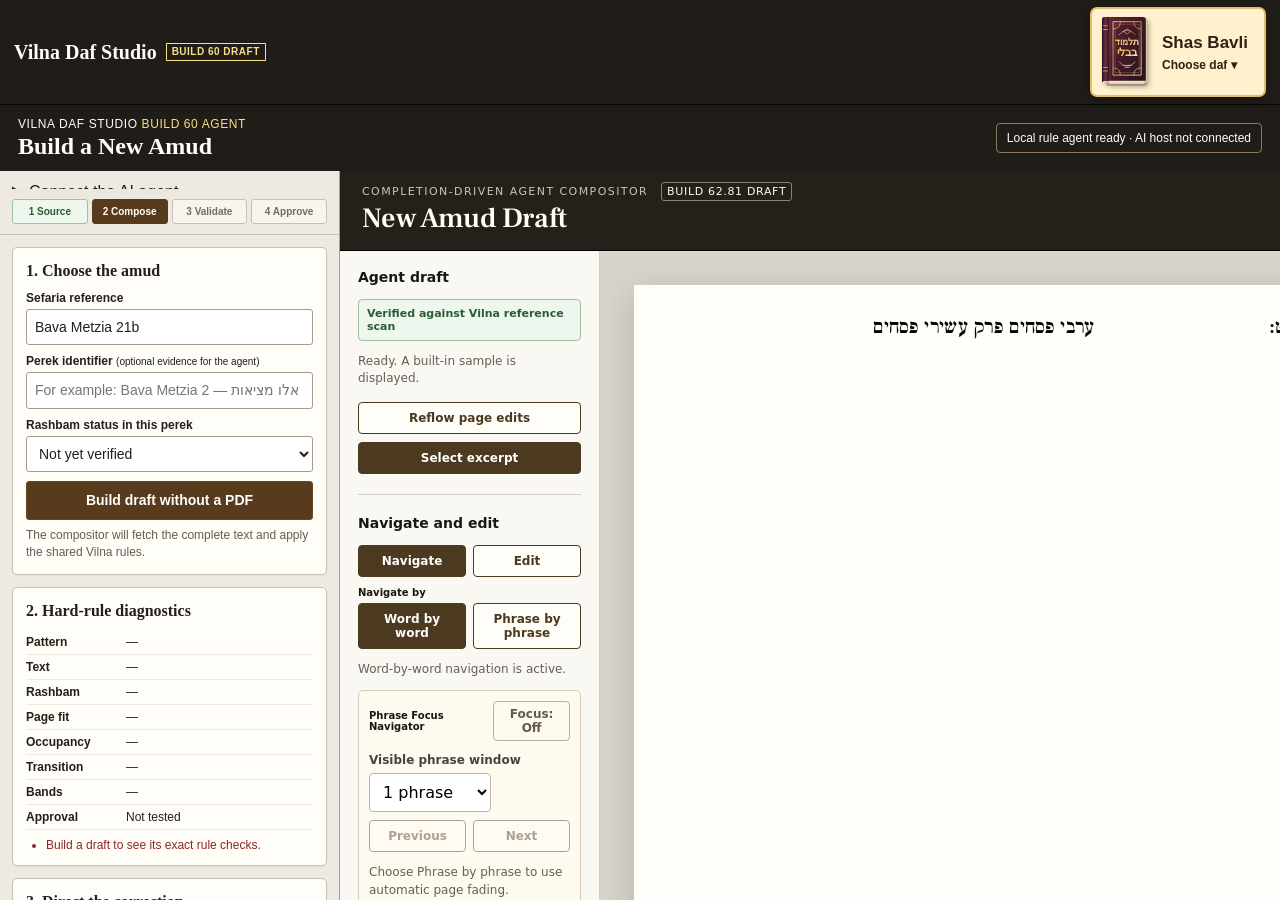
<file: index.html>
<!doctype html>
<html lang="en">
<head>
  <meta charset="UTF-8">
  <meta name="viewport" content="width=device-width, initial-scale=1.0">
  <meta http-equiv="Cache-Control" content="no-cache, no-store, must-revalidate">
  <meta http-equiv="Pragma" content="no-cache">
  <meta http-equiv="Expires" content="0">
  <title>Vilna Daf Studio — Build 60 Draft</title>
  <link rel="stylesheet" href="launcher.css?build=62.76">
</head>
<body>
  <header class="launcher-bar">
    <div class="brand">
      <span class="brand-name">Vilna Daf Studio</span>
      <span class="build-badge">Build 60 Draft</span>
    </div>

    <div class="page-navigation">
      <span id="currentApproval" class="approval-badge" hidden title="Saved approved layout">✓ Approved</span>
      <button id="pageMenuToggle" type="button" aria-label="Choose masechta and amud" aria-expanded="false" aria-controls="pageMenu">
        <img src="assets/gemara-cover.svg" alt="" width="44" height="74">
        <span><strong>Shas Bavli</strong><small>Choose daf ▾</small></span>
      </button>
      <div class="page-picker" id="pageMenu" hidden>
      <label class="tractate-picker">Masechta
        <select id="tractateSelect" aria-label="Masechta"></select>
      </label>
      <label class="tractate-picker">Daf / amud
        <select id="amudSelect" aria-label="Daf and amud"></select>
      </label>
      <p class="page-menu-note">All Shas Bavli pages. Only some pages have prepared scan instructions; other selections open the builder.</p>
      <button id="newAmud" type="button">New amud</button>
      <button id="openDirect" type="button">Open full page</button>
      </div>
    </div>
  </header>

  <main class="studio-frame-wrap">
    <iframe
      id="studioFrame"
      title="Selected Vilna Daf Studio amud"
      allow="microphone"
    ></iframe>
  </main>

  <script src="launcher.js?build=62.76"></script>
</body>
</html>
</file>
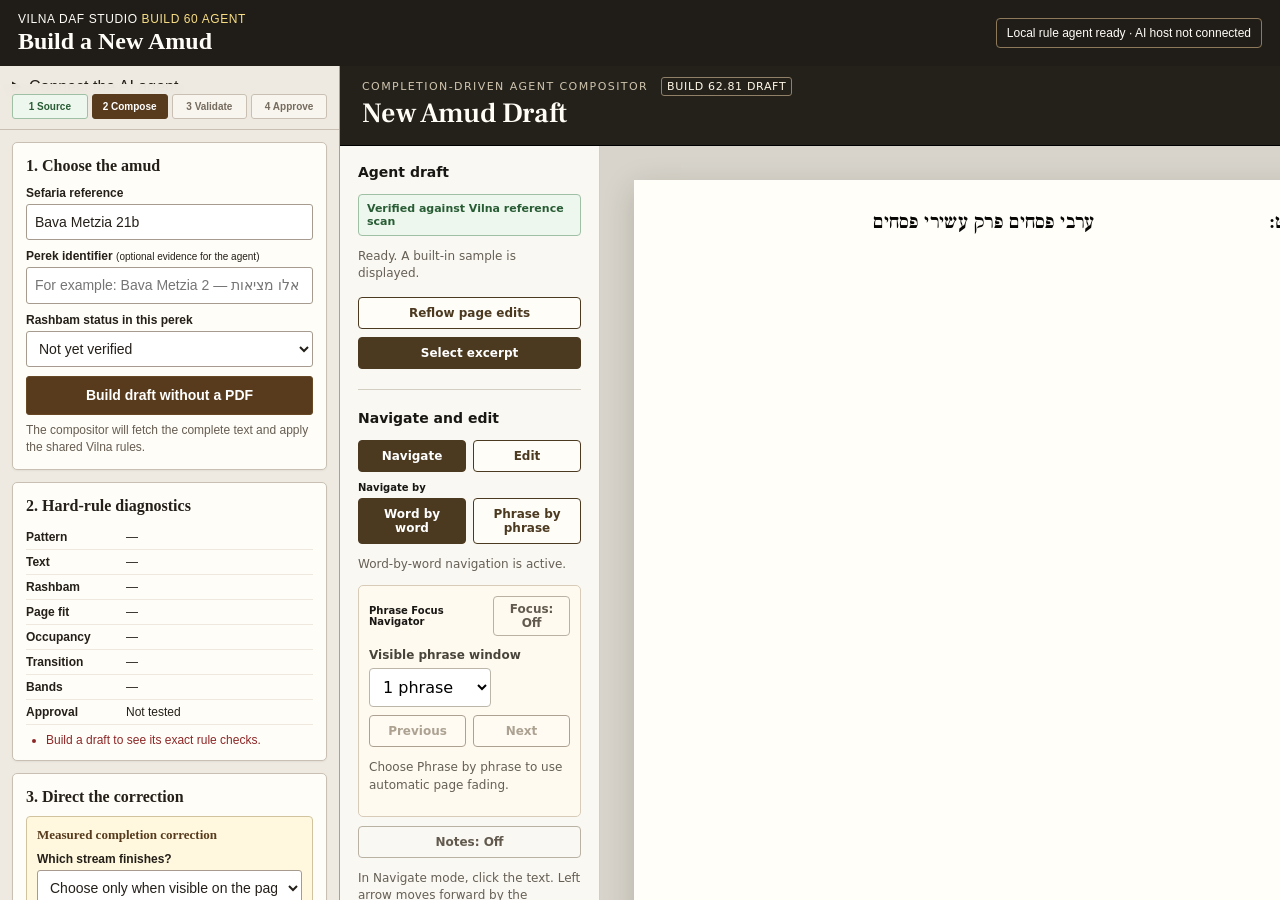
<file: agent-builder/index.html>
<!doctype html>
<html lang="en">
<head>
  <meta charset="UTF-8">
  <meta name="viewport" content="width=device-width, initial-scale=1.0">
  <title>Build a New Amud — Vilna Daf Studio Build 60</title>
  <script>
    // Choose the saved amud's viewing layout before the first paint.
    try {
      const id = new URLSearchParams(location.search).get("approved");
      const pages = JSON.parse(localStorage.getItem("vilna-daf-agent-approved-v57") || "[]");
      if (id && Array.isArray(pages) && pages.some(page => page.id === id)) {
        document.documentElement.classList.add("approved-view");
      }
    } catch {}
  </script>
  <link rel="stylesheet" href="styles.css?ui=60.19&build=62.75">
</head>
<body>
  <header class="builder-header">
    <div>
      <p class="eyebrow">Vilna Daf Studio <span>Build 60 Agent</span></p>
      <h1>Build a New Amud</h1>
    </div>
    <p id="agentStatus" class="agent-status">Checking agent…</p>
  </header>

  <main class="builder-layout">
    <aside class="builder-panel">
      <details id="agentConnectionPanel">
        <summary>Connect the AI agent</summary>
        <div id="hostedAgentControls">
        <label for="agentHost">Agent host address</label>
        <input id="agentHost" type="url" placeholder="https://your-agent-host.vercel.app" autocomplete="off">
        <label for="agentPassword">Agent access password</label>
        <input id="agentPassword" type="password" autocomplete="off">
        <button id="connectAgent" class="secondary">Connect AI agent</button>
        </div>
        <div id="localAgentControls" hidden>
          <p>Use the ChatGPT allowance available to your account. This personal builder does not use your paid API key.</p>
          <label for="chatgptAccount">ChatGPT account</label>
          <select id="chatgptAccount"><option value="">Add a ChatGPT account</option></select>
          <button id="chatgptSignIn" type="button" class="secondary">Continue with ChatGPT</button>
          <label for="chatgptModel">AI model</label>
          <select id="chatgptModel" disabled><option value="">Sign in to see available models</option></select>
          <p>Requests count toward your ChatGPT usage limits. To avoid additional charges, keep credit use turned off in <a href="https://chatgpt.com/#settings/Usage" target="_blank" rel="noopener">ChatGPT Settings → Usage</a>.</p>
        </div>
        <button id="disconnectAgent" class="secondary">Disconnect</button>
        <p id="connectionResult" class="status">Enter your hosted agent address and its access password. AI reviews on this hosted connection use paid OpenAI API credits.</p>
      </details>
      <nav class="build-steps" aria-label="Build progress">
        <span data-step="source" class="active">1 Source</span>
        <span data-step="compose">2 Compose</span>
        <span data-step="validate">3 Validate</span>
        <span data-step="approve">4 Approve</span>
      </nav>
      <section>
        <h2>1. Choose the amud</h2>
        <label for="dafRef">Sefaria reference</label>
        <input id="dafRef" value="Bava Metzia 21b" spellcheck="false">
        <label for="perekHint">Perek identifier <small>(optional evidence for the agent)</small></label>
        <input id="perekHint" placeholder="For example: Bava Metzia 2 — אלו מציאות">
        <label for="perekRashbamStatus">Rashbam status in this perek</label>
        <select id="perekRashbamStatus">
          <option value="unknown">Not yet verified</option>
          <option value="first">First Rashbam amud in this perek</option>
          <option value="continued">Rashbam appeared earlier in this perek</option>
        </select>
        <button id="buildDraft" class="primary">Build draft without a PDF</button>
        <p id="buildStatus" class="status">The compositor will fetch the complete text and apply the shared Vilna rules.</p>
      </section>

      <section>
        <h2>2. Hard-rule diagnostics</h2>
        <dl class="diagnostics">
          <div><dt>Pattern</dt><dd id="patternValue">—</dd></div>
          <div><dt>Text</dt><dd id="textValue">—</dd></div>
          <div><dt>Rashbam</dt><dd id="rashbamValue">—</dd></div>
          <div><dt>Page fit</dt><dd id="fitValue">—</dd></div>
          <div><dt>Occupancy</dt><dd id="occupancyValue">—</dd></div>
          <div><dt>Transition</dt><dd id="transitionValue">—</dd></div>
          <div><dt>Bands</dt><dd id="bandsValue">—</dd></div>
          <div><dt>Approval</dt><dd id="approvalValue">Not tested</dd></div>
        </dl>
        <ul id="failureList" class="failure-list"><li>Build a draft to see its exact rule checks.</li></ul>
      </section>

      <section>
        <h2>3. Direct the correction</h2>
        <div class="guided-correction">
          <p class="guided-title">Measured completion correction</p>
          <label for="completedStream">Which stream finishes?</label>
          <select id="completedStream">
            <option value="">Choose only when visible on the page</option>
            <option value="inner">Rashi / Rashbam finishes</option>
            <option value="tosafot">Tosafos finishes</option>
          </select>
          <label for="survivingStream">Which commentary continues?</label>
          <select id="survivingStream">
            <option value="tosafot">Tosafos</option>
            <option value="inner">Rashi / Rashbam</option>
          </select>
          <label for="continuationLines">Narrow continuation lines before full width</label>
          <input id="continuationLines" type="number" min="1" max="12" value="2">
          <button id="applyMeasuredCorrection" class="secondary" disabled>Apply measured takeover</button>
          <p class="status">This changes only the selected transition. It cannot alter source text or bypass hard rules.</p>
        </div>
        <label for="targetRegion">Region needing attention</label>
        <select id="targetRegion">
          <option value="whole-page">Whole page</option>
          <option value="opening">Opening commentary</option>
          <option value="gemara">Gemara</option>
          <option value="inner-commentary">Rashi / Rashbam</option>
          <option value="tosafos">Tosafos</option>
          <option value="transition">Region transition</option>
          <option value="rashbam-heading">Rashbam heading</option>
        </select>
        <label for="feedback">What looks wrong?</label>
        <textarea id="feedback" rows="4" placeholder="For example: Keep four opening commentary lines; surround the Gemara with a gutter on all sides."></textarea>
        <button id="applyExactLines" class="secondary" disabled>Apply exact line instructions</button>
        <button id="askAgent" class="secondary" disabled>Ask agent to diagnose</button>
        <button id="readScan" class="secondary" disabled>Build from the real daf scan</button>
        <p id="scanResult" class="status">Prepared pages build from saved scan instructions for free. Reading an unprepared scan with connected AI is optional and may use API credits.</p>
        <p id="agentResult" class="status">The page's measured diagnostics will be sent with your region-specific correction.</p>
        <button id="applyAgent" class="secondary" disabled>Apply agent's proposed adjustment</button>
        <button id="autoRepair" class="secondary" disabled>Diagnose and repair measured failures</button>
        <button id="undoAgent" class="secondary" disabled>Undo last agent adjustment</button>
        <p class="status">Repairs stop after three attempts and restore prior settings if measured checks worsen. Exact scan boundaries need verified guidance or your line instructions.</p>
        <details><summary>Agent layout rules</summary><p id="agentRules" class="status" style="white-space:pre-line"></p></details>
      </section>

      <section>
        <h2>4. Approve</h2>
        <button id="approveDraft" class="primary" disabled>Approve and add this amud</button>
        <p class="status">Approval stays locked while a hard rule or Rashbam policy is unresolved. The full two-line introduction is used only on the first Rashbam amud of a perek; later pages say רשב״ם.</p>
        <div id="approvedPages" class="approved-pages"></div>
      </section>
    </aside>

    <section class="preview-wrap" aria-label="New amud preview">
      <iframe id="draftFrame" src="../draft-engine/index.html?builder=1&ui=60.19&build=62.78" title="New amud draft" allow="microphone"></iframe>
    </section>
  </main>
  <script src="../approved-store.js?ui=60.19"></script>
  <script src="agent-brain.js?ui=60.19"></script>
  <script src="agent-capabilities.js?ui=60.19"></script>
  <script src="scan-contract.js?ui=60.19"></script>
  <script src="agent-connection.js?ui=60.19"></script>
  <script src="app.js?ui=60.19&build=62.76"></script>
</body>
</html>
</file>
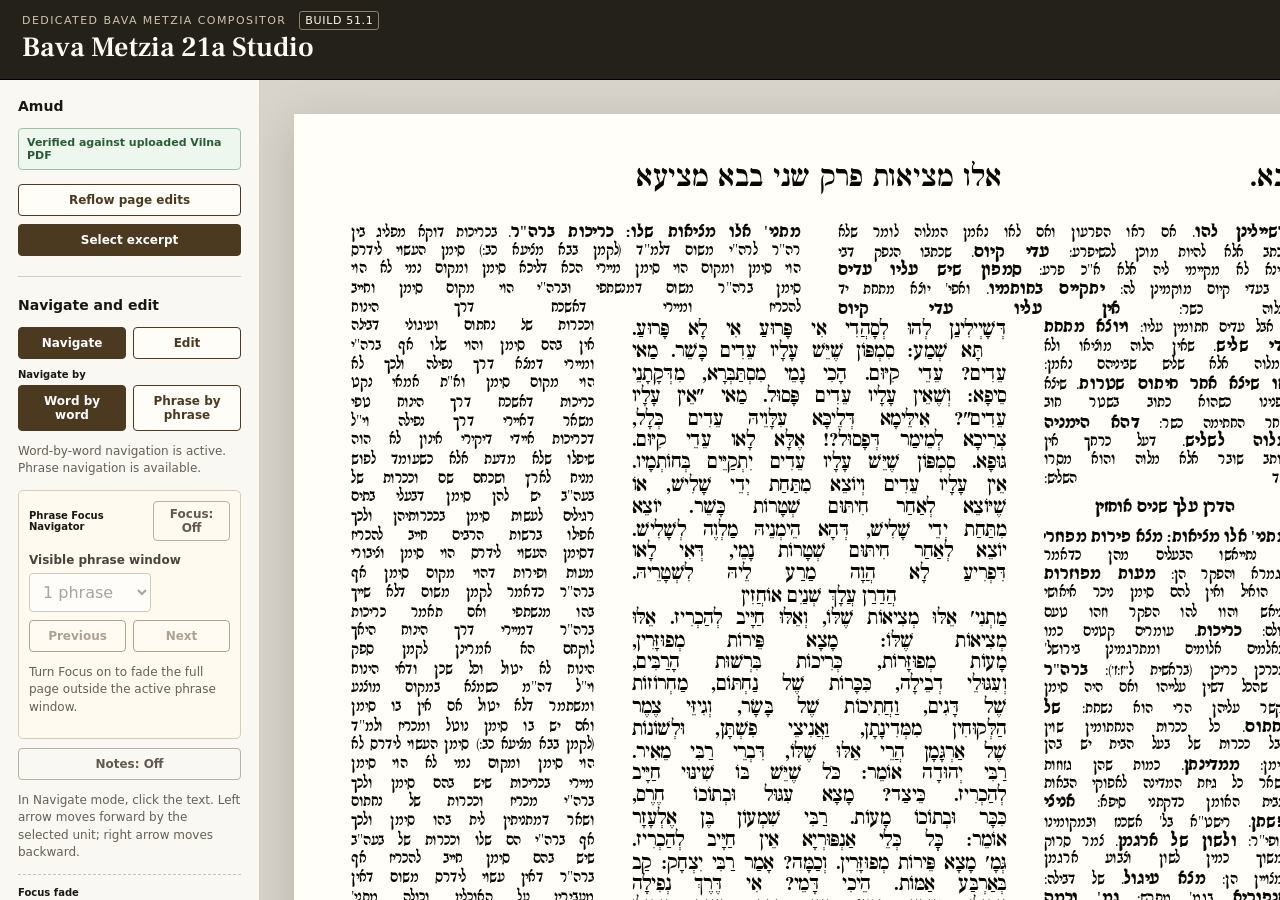
<file: bava-metzia-21a/index.html>
<!doctype html>
<html lang="en">
<head>
  <meta charset="UTF-8">
  <meta name="viewport" content="width=device-width, initial-scale=1.0">
  <meta http-equiv="Cache-Control" content="no-cache, no-store, must-revalidate">
  <meta http-equiv="Pragma" content="no-cache">
  <meta http-equiv="Expires" content="0">
  <title>Bava Metzia 21a Daf Studio</title>
  <link rel="preconnect" href="https://fonts.googleapis.com">
  <link rel="preconnect" href="https://fonts.gstatic.com" crossorigin>
  <link href="https://fonts.googleapis.com/css2?family=Frank+Ruhl+Libre:wght@400;600;700&family=Noto+Rashi+Hebrew:wght@400;600;700&display=swap" rel="stylesheet">
  <link rel="stylesheet" href="styles.css?ui=60.20&build=51.1">
  <link rel="stylesheet" href="../draft-engine/lesson-deck.css?build=62.62">
</head>
<body>
  <header class="app-header">
    <div>
      <p class="eyebrow">Dedicated Bava Metzia compositor <span id="buildBadge" class="build-badge">Build 51</span></p>
      <h1>Bava Metzia 21a Studio</h1>
    </div>
  </header>

  <main class="workspace">
    <aside class="control-panel" aria-label="Daf controls">
      <section class="panel-section">
        <h2>Amud</h2>
        <label for="tractateSelect" hidden>Masechta</label>
        <select id="tractateSelect" hidden></select>
        <label for="pageSelect" hidden>Amud</label>
        <select id="pageSelect" hidden></select>
        <button id="loadSelectedPage" class="button wide-button" hidden>Load selected amud</button>
        <p id="verificationStatus" class="verification-status">Teacher-approved reference layout</p>
        <input id="dafRef" value="Bava Metzia 21a" type="hidden">
        <button id="loadDaf" type="button" hidden>Load</button>
        <p id="loadStatus" class="status" role="status">Ready. A built-in sample is displayed.</p>
        <div class="sidebar-actions" role="group" aria-label="Page tools">
          <button id="reflowEdits" class="button secondary">Reflow page edits</button>
          <button id="excerptMode" class="button">Select excerpt</button>
        </div>
      </section>

      <section class="panel-section">
        <h2>Navigate and edit</h2>
        <div class="segmented" role="group" aria-label="Interaction mode">
          <button id="navigateMode" class="button secondary" aria-pressed="true">Navigate</button>
          <button id="editMode" class="button secondary" aria-pressed="false">Edit</button>
        </div>
        <p class="control-label">Navigate by</p>
        <div class="segmented" role="group" aria-label="Navigation unit">
          <button id="wordNavigation" class="button secondary" aria-pressed="true">Word by word</button>
          <button id="phraseNavigation" class="button secondary" aria-pressed="false">Phrase by phrase</button>
        </div>
        <p id="navigationUnitStatus" class="status">Word-by-word navigation is active.</p>
        <div class="focus-navigator" aria-label="Phrase focus navigator">
          <div class="focus-heading">
            <p class="control-label">Phrase Focus Navigator</p>
            <button id="focusNavigatorToggle" class="button ghost" aria-pressed="false">Focus: Off</button>
          </div>
          <label for="focusWindowSize">Visible phrase window</label>
          <div class="focus-window-row">
            <select id="focusWindowSize">
              <option value="1">1 phrase</option>
              <option value="2">2 phrases</option>
              <option value="3">3 phrases</option>
              <option value="custom">Custom</option>
            </select>
            <input id="focusWindowCustom" type="number" min="1" max="12" value="4" aria-label="Custom phrase window" hidden>
          </div>
          <div class="focus-step-row">
            <button id="focusPrevious" class="button secondary" disabled>Previous</button>
            <button id="focusNext" class="button secondary" disabled>Next</button>
          </div>
          <p id="focusNavigatorStatus" class="status">Choose Phrase by phrase to use automatic page fading.</p>
        </div>
        <button id="notesToggle" class="button ghost wide-button" aria-pressed="false">Notes: Off</button>
        <p class="status">In Navigate mode, click the text. Left arrow moves forward by the selected unit; right arrow moves backward.</p>
        <div class="edit-tools" aria-label="Edit tools">
          <p class="control-label">Focus fade</p>
          <div class="whiteout-tools">
            <button id="whiteoutSelection" class="button secondary" disabled>Fade selection</button>
            <button id="restoreSelection" class="button ghost" disabled>Restore selection</button>
          </div>
          <button id="clearWhiteouts" class="button ghost wide-button" disabled>Restore all faded text</button>
          <p id="whiteoutStatus" class="status">Select any words or part of a line. Faded text remains as a pale outline and is never deleted.</p>
          <p id="editGapStatus" class="status" hidden></p>
        </div>
      </section>

      <section class="panel-section visual-panel">
        <h2>Lesson visuals</h2>
        <p class="status">Click any word in the Gemara, paste a Google Slides or Canva link, then choose Attach. The link opens from the icon beside that phrase.</p>
        <label for="visualUrl">Visual link</label>
        <input id="visualUrl" type="url" placeholder="https://…">
        <div class="visual-actions">
          <button id="attachVisual" class="button" disabled>Attach</button>
          <button id="openVisual" class="button secondary" disabled>Open</button>
          <button id="removeVisual" class="button ghost" disabled>Remove</button>
        </div>
        <p id="visualStatus" class="status">Click a word in the Gemara, paste your slide link, then choose Attach.</p>

      </section>

      <section class="panel-section">
        <h2>Text display</h2>
        <div class="display-toggles" role="group" aria-label="Text display options">
          <button id="nekudosToggle" class="button secondary wide-button" aria-pressed="true">Nekudos: On</button>
          <button id="punctuationToggle" class="button secondary wide-button" aria-pressed="true">Punctuation: On</button>
          <button id="lineNumbersToggle" class="button secondary wide-button" aria-pressed="false">Gemara line numbers: Off</button>
        </div>
        <p class="control-label">Whole-page display size</p>
        <div class="page-zoom-tools" role="group" aria-label="Whole-page display size">
          <button id="pageZoomSmaller" class="button secondary" aria-label="Reduce whole page by 50 percent">−50%</button>
          <output id="pageZoomValue" class="page-zoom-value">150%</output>
          <button id="pageZoomLarger" class="button secondary" aria-label="Enlarge whole page by 50 percent">+50%</button>
        </div>
        <p id="pageZoomStatus" class="status">150% teaching view. The completed page is enlarged without recomposing any lines.</p>
        <p class="status">These controls change the displayed daf without changing its source text.</p>
      </section>

      <section class="panel-section reading-panel">
        <h2>Reading accuracy</h2>
        <p class="status">Click the first Gemara word the student will read, then start the microphone.</p>
        <p id="readingStartLabel" class="reading-start" dir="rtl">Starting word: not selected</p>
        <div class="reading-actions">
          <button id="startReading" class="button" disabled>Start reading</button>
          <button id="stopReading" class="button secondary" disabled>Stop</button>
          <button id="resetReading" class="button ghost" disabled>Reset</button>
        </div>
        <p id="readingStatus" class="status" role="status">Select a Gemara word to begin.</p>
        <dl class="reading-report" aria-label="Reading results">
          <div><dt>Accuracy</dt><dd id="readingAccuracy">—</dd></div>
          <div><dt>Correct</dt><dd id="readingCorrect">0</dd></div>
          <div><dt>Review</dt><dd id="readingReview">0</dd></div>
          <div><dt>Missed</dt><dd id="readingMissed">0</dd></div>
        </dl>
        <p id="readingTranscript" class="reading-transcript" dir="rtl">Recognized words will appear here.</p>
        <div class="reading-key" aria-label="Reading feedback key">
          <span class="key-correct">Correct</span>
          <span class="key-review">Review</span>
          <span class="key-missed">Missed</span>
        </div>
        <p class="status">“Review” can mean either a reading error or a speech-recognition error; the teacher makes the final decision.</p>
      </section>

      <section class="panel-section">
        <h2>Annotations</h2>
        <button id="annotationToggle" class="button secondary wide-button" aria-pressed="false">Annotate page</button>
        <div class="tool-grid" role="group" aria-label="Annotation tool">
          <button class="button ghost annotation-tool" data-tool="pen" aria-pressed="true">Pen</button>
          <button class="button ghost annotation-tool" data-tool="highlighter" aria-pressed="false">Highlighter</button>
          <button class="button ghost annotation-tool" data-tool="eraser" aria-pressed="false">Eraser</button>
        </div>
        <label for="annotationColor">Color</label>
        <input id="annotationColor" type="color" value="#b32424">
        <label for="strokeWidth">Stroke width <span id="strokeWidthValue">3</span></label>
        <input id="strokeWidth" type="range" min="1" max="18" value="3">
        <div class="tool-grid compact">
          <button id="annotationUndo" class="button ghost" disabled>Undo</button>
          <button id="annotationRedo" class="button ghost" disabled>Redo</button>
          <button id="clearAnnotations" class="button ghost" disabled>Clear all</button>
        </div>
      </section>

      <section class="panel-section">
        <h2>Project file</h2>
        <p class="status">Save and reopen the complete daf, including edits, notes, layout, fonts and annotations.</p>
        <div class="stacked-actions">
          <button id="saveProject" class="button">Save project</button>
          <button id="openProject" class="button secondary">Open project</button>
          <input id="projectFile" type="file" accept=".vds,.json,application/json" hidden>
        </div>
        <p id="projectStatus" class="status">No project file opened.</p>
      </section>

      <section class="panel-section">
        <h2>Automatic composition</h2>
        <dl class="composition-report">
          <div><dt>Amud</dt><dd id="amudReport">Beis</dd></div>
          <div><dt>Pattern</dt><dd id="patternReport">Calculating…</dd></div>
          <div><dt>Page fill</dt><dd id="fillReport">Calculating…</dd></div>
          <div><dt>Rule check</dt><dd id="rulesReport">Calculating…</dd></div>
        </dl>
        <p class="status">Switch to Edit mode to change the text. Choose “Reflow page edits” when you want the geometry recalculated.</p>
      </section>

      <section class="panel-section" hidden>
        <h2>Typography</h2>
        <label for="typographyPreset">Daf font preset</label>
        <select id="typographyPreset">
          <option value="archival-open">Archival open source</option>
          <option value="otzar-vilna">OT Vilna — installed license</option>
          <option value="vilna-mf">Vilna MF — installed license</option>
          <option value="build31">Build 31 comparison</option>
        </select>
        <p id="typographyStatus" class="status">Drugulin CLM Gemara with Mekorot Rashi-style commentary.</p>
      </section>

      <section class="panel-section instructions">
        <h2>Excerpt workflow</h2>
        <p>Select excerpt, then drag over the daf. Copy or download the clean, caption-free selection.</p>
        <div class="stacked-actions">
          <button id="downloadExactPng" class="button" disabled>Download Exact Slide PNG</button>
          <button id="copyExcerpt" class="button" disabled>Copy excerpt</button>
          <button id="downloadExcerpt" class="button secondary" disabled>Download SVG excerpt</button>
          <button id="clearExcerpt" class="button ghost" disabled>Clear selection</button>
        </div>
      </section>
    </aside>

    <section class="stage" aria-label="Daf preview">
      <div id="pageZoomShell" class="page-zoom-shell">
      <div id="dafPage" class="daf-page amud-b" dir="rtl">
        <div class="daf-header">
          <span id="dafNumber" class="daf-number">צט:</span>
          <span id="chapterTitle" class="chapter-title">ערבי פסחים פרק עשירי פסחים</span>
        </div>

        <div class="opening-band">
          <div id="topRight" class="commentary top-commentary"></div>
          <div id="topLeft" class="commentary top-commentary"></div>
        </div>

        <div id="bodyGeometry" class="body-geometry"></div>

        <div id="gemaraLineNumbers" class="gemara-line-numbers" aria-hidden="true"></div>
        <canvas id="annotationCanvas" class="annotation-canvas" aria-label="Daf annotations"></canvas>
        <div id="selectionBox" class="selection-box" hidden></div>
      </div>
      </div>
    </section>

  </main>

  <section id="noteWindow" class="note-window" hidden aria-label="Word note editor">
    <div id="noteWindowHandle" class="note-window-handle">
      <strong>Word note</strong>
      <button id="closeNoteWindow" type="button" aria-label="Close notes">×</button>
    </div>
    <div class="note-window-body">
      <p id="selectedWordLabel" dir="rtl">Select a word</p>
      <textarea id="wordNote" rows="7" placeholder="Type a note for the selected word…"></textarea>
      <p class="status">Notes are included only when you save a project file.</p>
    </div>
  </section>

  <script src="assets/vendor/opentype.min.js?build=51"></script>
  <script src="../phrase-parser.js?ui=60.10"></script>
  <script src="../draft-engine/lesson-deck-controls.js?build=62.64"></script>
  <script src="../draft-engine/lesson-deck.js?build=62.64"></script>
  <script src="../draft-engine/editable-gaps.js?build=62.81"></script>
  <script src="app.js?ui=60.21&build=51.1&gaps=62.81"></script>
  <script src="../draft-engine/lesson-deck-ui.js?build=62.64"></script>
  <script src="../draft-engine/excerpt-export.js?build=62.68"></script>
  <script src="../draft-engine/editable-excerpt.js?build=62.77"></script>
</body>
</html>
</file>
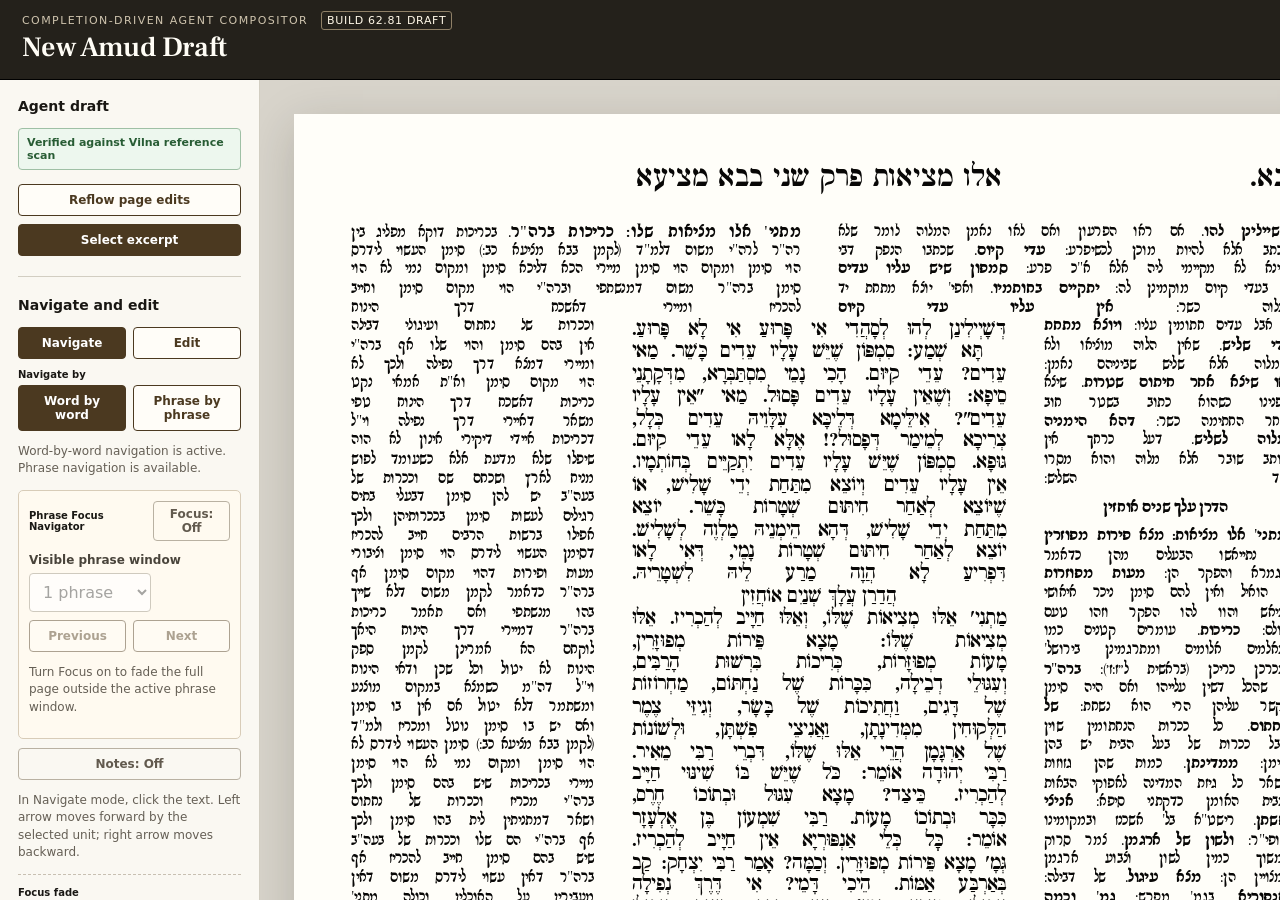
<file: draft-engine/index.html>
<!doctype html>
<html lang="en">
<head>
  <meta charset="UTF-8">
  <meta name="viewport" content="width=device-width, initial-scale=1.0">
  <meta http-equiv="Cache-Control" content="no-cache, no-store, must-revalidate">
  <meta http-equiv="Pragma" content="no-cache">
  <meta http-equiv="Expires" content="0">
  <title>Vilna Daf Studio — Build 60 Studio</title>
  <link rel="preconnect" href="https://fonts.googleapis.com">
  <link rel="preconnect" href="https://fonts.gstatic.com" crossorigin>
  <link href="https://fonts.googleapis.com/css2?family=Frank+Ruhl+Libre:wght@400;600;700&family=Noto+Rashi+Hebrew:wght@400;600;700&display=swap" rel="stylesheet">
  <link rel="stylesheet" href="styles.css?build=62.68">
  <link rel="stylesheet" href="lesson-deck.css?build=62.62">
</head>
<body>
  <header class="app-header">
    <div>
      <p class="eyebrow">Completion-driven agent compositor <span id="buildBadge" class="build-badge">Build 60 Studio</span></p>
      <h1>New Amud Draft</h1>
    </div>
  </header>

  <main class="workspace">
    <aside class="control-panel" aria-label="Daf controls">
      <section class="panel-section">
        <h2>Amud</h2>
        <label for="tractateSelect" hidden>Masechta</label>
        <select id="tractateSelect" hidden></select>
        <label for="pageSelect" hidden>Amud</label>
        <select id="pageSelect" hidden></select>
        <button id="loadSelectedPage" class="button wide-button" hidden>Load selected amud</button>
        <p id="verificationStatus" class="verification-status">Teacher-approved reference layout</p>
        <input id="dafRef" value="Bava Metzia 21a" type="hidden">
        <button id="loadDaf" type="button" hidden>Load</button>
        <p id="loadStatus" class="status" role="status">Ready. A built-in sample is displayed.</p>
        <div class="sidebar-actions" role="group" aria-label="Page tools">
          <button id="reflowEdits" class="button secondary">Reflow page edits</button>
          <button id="excerptMode" class="button">Select excerpt</button>
        </div>
      </section>

      <section class="panel-section">
        <h2>Navigate and edit</h2>
        <div class="segmented" role="group" aria-label="Interaction mode">
          <button id="navigateMode" class="button secondary" aria-pressed="true">Navigate</button>
          <button id="editMode" class="button secondary" aria-pressed="false">Edit</button>
        </div>
        <p class="control-label">Navigate by</p>
        <div class="segmented" role="group" aria-label="Navigation unit">
          <button id="wordNavigation" class="button secondary" aria-pressed="true">Word by word</button>
          <button id="phraseNavigation" class="button secondary" aria-pressed="false">Phrase by phrase</button>
        </div>
        <p id="navigationUnitStatus" class="status">Word-by-word navigation is active.</p>
        <div class="focus-navigator" aria-label="Phrase focus navigator">
          <div class="focus-heading">
            <p class="control-label">Phrase Focus Navigator</p>
            <button id="focusNavigatorToggle" class="button ghost" aria-pressed="false">Focus: Off</button>
          </div>
          <label for="focusWindowSize">Visible phrase window</label>
          <div class="focus-window-row">
            <select id="focusWindowSize">
              <option value="1">1 phrase</option>
              <option value="2">2 phrases</option>
              <option value="3">3 phrases</option>
              <option value="custom">Custom</option>
            </select>
            <input id="focusWindowCustom" type="number" min="1" max="12" value="4" aria-label="Custom phrase window" hidden>
          </div>
          <div class="focus-step-row">
            <button id="focusPrevious" class="button secondary" disabled>Previous</button>
            <button id="focusNext" class="button secondary" disabled>Next</button>
          </div>
          <p id="focusNavigatorStatus" class="status">Choose Phrase by phrase to use automatic page fading.</p>
        </div>
        <button id="notesToggle" class="button ghost wide-button" aria-pressed="false">Notes: Off</button>
        <p class="status">In Navigate mode, click the text. Left arrow moves forward by the selected unit; right arrow moves backward.</p>
        <div class="edit-tools" aria-label="Edit tools">
          <p class="control-label">Focus fade</p>
          <div class="whiteout-tools">
            <button id="whiteoutSelection" class="button secondary" disabled>Fade selection</button>
            <button id="restoreSelection" class="button ghost" disabled>Restore selection</button>
          </div>
          <button id="clearWhiteouts" class="button ghost wide-button" disabled>Restore all faded text</button>
          <p id="whiteoutStatus" class="status">Select any words or part of a line. Faded text remains as a pale outline and is never deleted.</p>
          <p id="editGapStatus" class="status" hidden></p>
        </div>
      </section>

      <section class="panel-section visual-panel">
        <h2>Lesson visuals</h2>
        <p class="status">Click any word in the Gemara, paste a Google Slides or Canva link, then choose Attach. The link opens from the icon beside that phrase.</p>
        <label for="visualUrl">Visual link</label>
        <input id="visualUrl" type="url" placeholder="https://…">
        <div class="visual-actions">
          <button id="attachVisual" class="button" disabled>Attach</button>
          <button id="openVisual" class="button secondary" disabled>Open</button>
          <button id="removeVisual" class="button ghost" disabled>Remove</button>
        </div>
        <p id="visualStatus" class="status">Click a word in the Gemara, paste your slide link, then choose Attach.</p>

      </section>

      <section class="panel-section">
        <h2>Text display</h2>
        <div class="display-toggles" role="group" aria-label="Text display options">
          <button id="nekudosToggle" class="button secondary wide-button" aria-pressed="true">Nekudos: On</button>
          <button id="punctuationToggle" class="button secondary wide-button" aria-pressed="true">Punctuation: On</button>
          <button id="lineNumbersToggle" class="button secondary wide-button" aria-pressed="false">Gemara line numbers: Off</button>
        </div>
        <p class="control-label">Whole-page display size</p>
        <div class="page-zoom-tools" role="group" aria-label="Whole-page display size">
          <button id="pageZoomSmaller" class="button secondary" aria-label="Reduce whole page by 50 percent">−50%</button>
          <output id="pageZoomValue" class="page-zoom-value">150%</output>
          <button id="pageZoomLarger" class="button secondary" aria-label="Enlarge whole page by 50 percent">+50%</button>
        </div>
        <p id="pageZoomStatus" class="status">150% teaching view. The completed page is enlarged without recomposing any lines.</p>
        <p class="status">These controls change the displayed daf without changing its source text.</p>
      </section>

      <section class="panel-section reading-panel">
        <h2>Reading accuracy</h2>
        <p class="status">Click the first Gemara word the student will read, then start the microphone.</p>
        <p id="readingStartLabel" class="reading-start" dir="rtl">Starting word: not selected</p>
        <div class="reading-actions">
          <button id="startReading" class="button" disabled>Start reading</button>
          <button id="stopReading" class="button secondary" disabled>Stop</button>
          <button id="resetReading" class="button ghost" disabled>Reset</button>
        </div>
        <p id="readingStatus" class="status" role="status">Select a Gemara word to begin.</p>
        <dl class="reading-report" aria-label="Reading results">
          <div><dt>Accuracy</dt><dd id="readingAccuracy">—</dd></div>
          <div><dt>Correct</dt><dd id="readingCorrect">0</dd></div>
          <div><dt>Review</dt><dd id="readingReview">0</dd></div>
          <div><dt>Missed</dt><dd id="readingMissed">0</dd></div>
        </dl>
        <p id="readingTranscript" class="reading-transcript" dir="rtl">Recognized words will appear here.</p>
        <div class="reading-key" aria-label="Reading feedback key">
          <span class="key-correct">Correct</span>
          <span class="key-review">Review</span>
          <span class="key-missed">Missed</span>
        </div>
        <p class="status">“Review” can mean either a reading error or a speech-recognition error; the teacher makes the final decision.</p>
      </section>

      <section class="panel-section">
        <h2>Annotations</h2>
        <button id="annotationToggle" class="button secondary wide-button" aria-pressed="false">Annotate page</button>
        <div class="tool-grid" role="group" aria-label="Annotation tool">
          <button class="button ghost annotation-tool" data-tool="pen" aria-pressed="true">Pen</button>
          <button class="button ghost annotation-tool" data-tool="highlighter" aria-pressed="false">Highlighter</button>
          <button class="button ghost annotation-tool" data-tool="eraser" aria-pressed="false">Eraser</button>
        </div>
        <label for="annotationColor">Color</label>
        <input id="annotationColor" type="color" value="#b32424">
        <label for="strokeWidth">Stroke width <span id="strokeWidthValue">3</span></label>
        <input id="strokeWidth" type="range" min="1" max="18" value="3">
        <div class="tool-grid compact">
          <button id="annotationUndo" class="button ghost" disabled>Undo</button>
          <button id="annotationRedo" class="button ghost" disabled>Redo</button>
          <button id="clearAnnotations" class="button ghost" disabled>Clear all</button>
        </div>
      </section>

      <section class="panel-section">
        <h2>Project file</h2>
        <p class="status">Save and reopen the complete daf, including edits, notes, layout, fonts and annotations.</p>
        <div class="stacked-actions">
          <button id="saveProject" class="button">Save project</button>
          <button id="openProject" class="button secondary">Open project</button>
          <input id="projectFile" type="file" accept=".vds,.json,application/json" hidden>
        </div>
        <p id="projectStatus" class="status">No project file opened.</p>
      </section>

      <section class="panel-section">
        <h2>Automatic composition</h2>
        <dl class="composition-report">
          <div><dt>Amud</dt><dd id="amudReport">Beis</dd></div>
          <div><dt>Pattern</dt><dd id="patternReport">Calculating…</dd></div>
          <div><dt>Page fill</dt><dd id="fillReport">Calculating…</dd></div>
          <div><dt>Rule check</dt><dd id="rulesReport">Calculating…</dd></div>
        </dl>
        <p class="status">Switch to Edit mode to change the text. Choose “Reflow page edits” when you want the geometry recalculated.</p>
      </section>

      <section class="panel-section" hidden>
        <h2>Typography</h2>
        <label for="typographyPreset">Daf font preset</label>
        <select id="typographyPreset">
          <option value="archival-open">Archival open source</option>
          <option value="otzar-vilna">OT Vilna — installed license</option>
          <option value="vilna-mf">Vilna MF — installed license</option>
          <option value="build31">Build 31 comparison</option>
        </select>
        <p id="typographyStatus" class="status">Drugulin CLM Gemara with Mekorot Rashi-style commentary.</p>
      </section>

      <section class="panel-section instructions">
        <h2>Excerpt workflow</h2>
        <p>Select excerpt, then drag over the daf. Copy or download the clean, caption-free selection.</p>
        <div class="stacked-actions">
          <button id="downloadExactPng" class="button" disabled>Download Exact Slide PNG</button>
          <button id="copyExcerpt" class="button" disabled>Copy excerpt</button>
          <button id="downloadExcerpt" class="button secondary" disabled>Download SVG excerpt</button>
          <button id="clearExcerpt" class="button ghost" disabled>Clear selection</button>
        </div>
      </section>
    </aside>

    <section class="stage" aria-label="Daf preview">
      <div id="pageZoomShell" class="page-zoom-shell">
      <div id="dafPage" class="daf-page amud-b" dir="rtl">
        <div class="daf-header">
          <span id="dafNumber" class="daf-number">צט:</span>
          <span id="chapterTitle" class="chapter-title">ערבי פסחים פרק עשירי פסחים</span>
        </div>

        <div class="opening-band">
          <div id="topRight" class="commentary top-commentary"></div>
          <div id="topLeft" class="commentary top-commentary"></div>
        </div>

        <div id="bodyGeometry" class="body-geometry"></div>

        <div id="gemaraLineNumbers" class="gemara-line-numbers" aria-hidden="true"></div>
        <canvas id="annotationCanvas" class="annotation-canvas" aria-label="Daf annotations"></canvas>
        <div id="selectionBox" class="selection-box" hidden></div>
      </div>
      </div>
    </section>

  </main>

  <section id="noteWindow" class="note-window" hidden aria-label="Word note editor">
    <div id="noteWindowHandle" class="note-window-handle">
      <strong>Word note</strong>
      <button id="closeNoteWindow" type="button" aria-label="Close notes">×</button>
    </div>
    <div class="note-window-body">
      <p id="selectedWordLabel" dir="rtl">Select a word</p>
      <textarea id="wordNote" rows="7" placeholder="Type a note for the selected word…"></textarea>
      <p class="status">Notes are included only when you save a project file.</p>
    </div>
  </section>

  <script src="assets/vendor/opentype.min.js?build=51"></script>
  <script src="approved-snapshot.js?ui=60.19&build=62.75"></script>
  <script src="../phrase-parser.js?ui=60.19"></script>
  <script src="../agent-builder/scan-contract.js?ui=60.19"></script>
  <script src="lesson-deck-controls.js?build=62.64"></script>
  <script src="lesson-deck.js?build=62.64"></script>
  <script src="physical-page.js?build=62.78"></script>
  <script src="prepared-library.js?build=62.76"></script>
  <script src="text-formatting.js?build=62.68"></script>
  <script src="editable-gaps.js?build=62.81"></script>
  <script src="app.js?ui=60.21&build=62.81"></script>
  <script src="lesson-deck-ui.js?build=62.64"></script>
  <script src="excerpt-export.js?build=62.68"></script>
  <script src="editable-excerpt.js?build=62.77"></script>
</body>
</html>
</file>
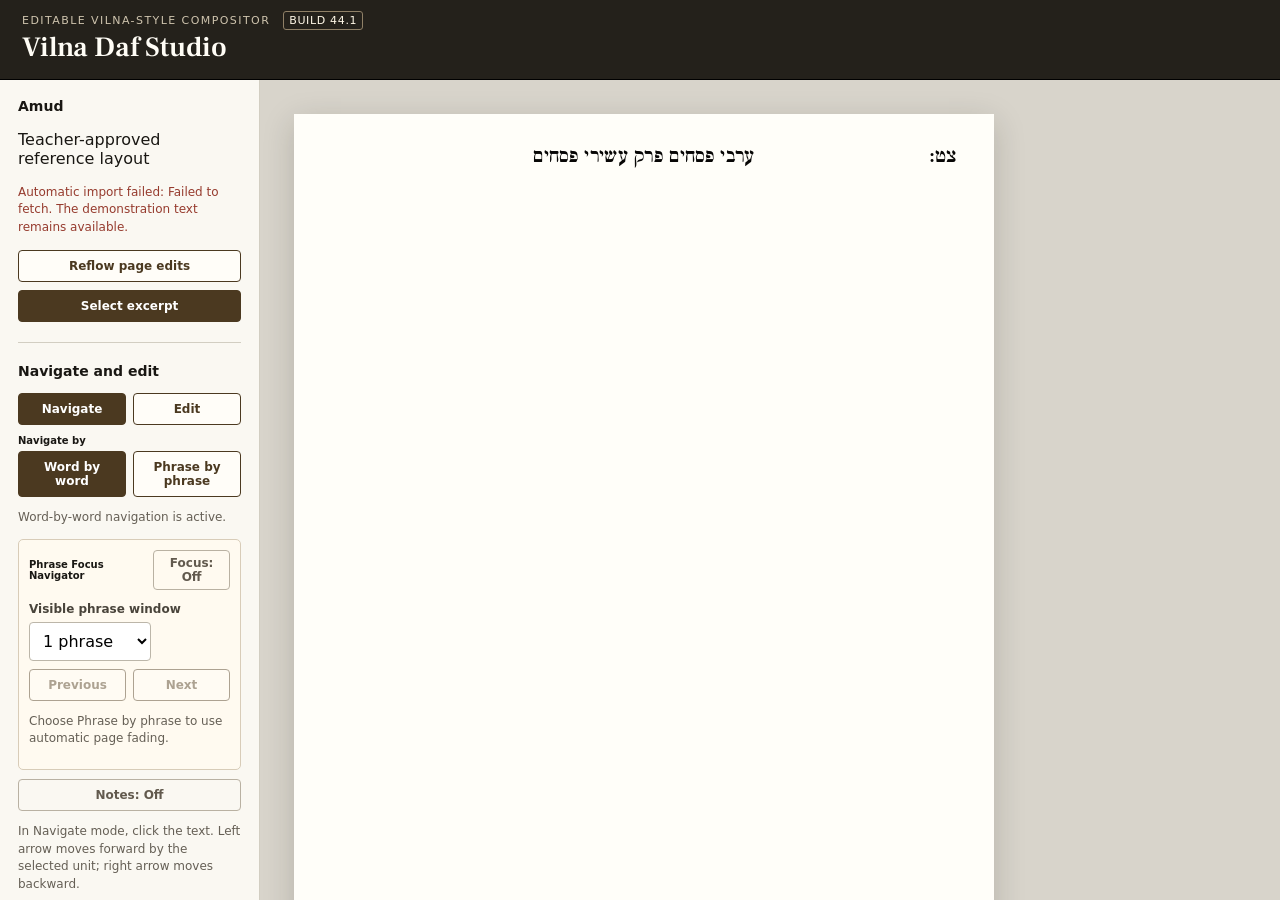
<file: pesachim-99b/index.html>
<!doctype html>
<html lang="en">
<head>
  <meta charset="UTF-8">
  <meta name="viewport" content="width=device-width, initial-scale=1.0">
  <meta http-equiv="Cache-Control" content="no-cache, no-store, must-revalidate">
  <meta http-equiv="Pragma" content="no-cache">
  <meta http-equiv="Expires" content="0">
  <title>Vilna Daf Studio</title>
  <link rel="preconnect" href="https://fonts.googleapis.com">
  <link rel="preconnect" href="https://fonts.gstatic.com" crossorigin>
  <link href="https://fonts.googleapis.com/css2?family=Frank+Ruhl+Libre:wght@400;600;700&family=Noto+Rashi+Hebrew:wght@400;600;700&display=swap" rel="stylesheet">
  <link rel="stylesheet" href="styles.css?ui=60.10&build=44">
  <link rel="stylesheet" href="../draft-engine/lesson-deck.css?build=62.62">
</head>
<body>
  <header class="app-header">
    <div>
      <p class="eyebrow">Editable Vilna-style compositor <span id="buildBadge" class="build-badge">Build 44</span></p>
      <h1>Vilna Daf Studio</h1>
    </div>
  </header>

  <main class="workspace">
    <aside class="control-panel" aria-label="Daf controls">
      <section class="panel-section">
        <h2>Amud</h2>
        <label for="tractateSelect" hidden>Masechta</label>
        <select id="tractateSelect" hidden></select>
        <label for="pageSelect" hidden>Amud</label>
        <select id="pageSelect" hidden></select>
        <button id="loadSelectedPage" class="button wide-button" hidden>Load selected amud</button>
        <p id="verificationStatus" class="verification-status">Teacher-approved reference layout</p>
        <input id="dafRef" value="Pesachim 99b" type="hidden">
        <button id="loadDaf" type="button" hidden>Load</button>
        <p id="loadStatus" class="status" role="status">Ready. A built-in sample is displayed.</p>
        <div class="sidebar-actions" role="group" aria-label="Page tools">
          <button id="reflowEdits" class="button secondary">Reflow page edits</button>
          <button id="excerptMode" class="button">Select excerpt</button>
        </div>
      </section>

      <section class="panel-section">
        <h2>Navigate and edit</h2>
        <div class="segmented" role="group" aria-label="Interaction mode">
          <button id="navigateMode" class="button secondary" aria-pressed="true">Navigate</button>
          <button id="editMode" class="button secondary" aria-pressed="false">Edit</button>
        </div>
        <p class="control-label">Navigate by</p>
        <div class="segmented" role="group" aria-label="Navigation unit">
          <button id="wordNavigation" class="button secondary" aria-pressed="true">Word by word</button>
          <button id="phraseNavigation" class="button secondary" aria-pressed="false">Phrase by phrase</button>
        </div>
        <p id="navigationUnitStatus" class="status">Word-by-word navigation is active.</p>
        <div class="focus-navigator" aria-label="Phrase focus navigator">
          <div class="focus-heading">
            <p class="control-label">Phrase Focus Navigator</p>
            <button id="focusNavigatorToggle" class="button ghost" aria-pressed="false">Focus: Off</button>
          </div>
          <label for="focusWindowSize">Visible phrase window</label>
          <div class="focus-window-row">
            <select id="focusWindowSize">
              <option value="1">1 phrase</option>
              <option value="2">2 phrases</option>
              <option value="3">3 phrases</option>
              <option value="custom">Custom</option>
            </select>
            <input id="focusWindowCustom" type="number" min="1" max="12" value="4" aria-label="Custom phrase window" hidden>
          </div>
          <div class="focus-step-row">
            <button id="focusPrevious" class="button secondary" disabled>Previous</button>
            <button id="focusNext" class="button secondary" disabled>Next</button>
          </div>
          <p id="focusNavigatorStatus" class="status">Choose Phrase by phrase to use automatic page fading.</p>
        </div>
        <button id="notesToggle" class="button ghost wide-button" aria-pressed="false">Notes: Off</button>
        <p class="status">In Navigate mode, click the text. Left arrow moves forward by the selected unit; right arrow moves backward.</p>
        <div class="edit-tools" aria-label="Edit tools">
          <p class="control-label">Focus fade</p>
          <div class="whiteout-tools">
            <button id="whiteoutSelection" class="button secondary" disabled>Fade selection</button>
            <button id="restoreSelection" class="button ghost" disabled>Restore selection</button>
          </div>
          <button id="clearWhiteouts" class="button ghost wide-button" disabled>Restore all faded text</button>
          <p id="whiteoutStatus" class="status">Select any words or part of a line. Faded text remains as a pale outline and is never deleted.</p>
          <p id="editGapStatus" class="status" hidden></p>
        </div>
      </section>

      <section class="panel-section visual-panel">
        <h2>Lesson visuals</h2>
        <p class="status">Click any word in the Gemara, paste a Google Slides or Canva link, then choose Attach. The link opens from the icon beside that phrase.</p>
        <label for="visualUrl">Visual link</label>
        <input id="visualUrl" type="url" placeholder="https://…">
        <div class="visual-actions">
          <button id="attachVisual" class="button" disabled>Attach</button>
          <button id="openVisual" class="button secondary" disabled>Open</button>
          <button id="removeVisual" class="button ghost" disabled>Remove</button>
        </div>
        <p id="visualStatus" class="status">Click a word in the Gemara, paste your slide link, then choose Attach.</p>
      </section>

      <section class="panel-section">
        <h2>Text display</h2>
        <div class="display-toggles" role="group" aria-label="Text display options">
          <button id="nekudosToggle" class="button secondary wide-button" aria-pressed="true">Nekudos: On</button>
          <button id="punctuationToggle" class="button secondary wide-button" aria-pressed="true">Punctuation: On</button>
          <button id="lineNumbersToggle" class="button secondary wide-button" aria-pressed="false">Gemara line numbers: Off</button>
        </div>
        <p class="control-label">Whole-page display size</p>
        <div class="page-zoom-tools" role="group" aria-label="Whole-page display size">
          <button id="pageZoomSmaller" class="button secondary" aria-label="Reduce whole page by 50 percent">−50%</button>
          <output id="pageZoomValue" class="page-zoom-value">150%</output>
          <button id="pageZoomLarger" class="button secondary" aria-label="Enlarge whole page by 50 percent">+50%</button>
        </div>
        <p id="pageZoomStatus" class="status">150% teaching view. The completed page is enlarged without recomposing any lines.</p>
        <p class="status">These controls change the displayed daf without changing its source text.</p>
      </section>

      <section class="panel-section reading-panel">
        <h2>Reading accuracy</h2>
        <p class="status">Click the first Gemara word the student will read, then start the microphone.</p>
        <p id="readingStartLabel" class="reading-start" dir="rtl">Starting word: not selected</p>
        <div class="reading-actions">
          <button id="startReading" class="button" disabled>Start reading</button>
          <button id="stopReading" class="button secondary" disabled>Stop</button>
          <button id="resetReading" class="button ghost" disabled>Reset</button>
        </div>
        <p id="readingStatus" class="status" role="status">Select a Gemara word to begin.</p>
        <dl class="reading-report" aria-label="Reading results">
          <div><dt>Accuracy</dt><dd id="readingAccuracy">—</dd></div>
          <div><dt>Correct</dt><dd id="readingCorrect">0</dd></div>
          <div><dt>Review</dt><dd id="readingReview">0</dd></div>
          <div><dt>Missed</dt><dd id="readingMissed">0</dd></div>
        </dl>
        <p id="readingTranscript" class="reading-transcript" dir="rtl">Recognized words will appear here.</p>
        <div class="reading-key" aria-label="Reading feedback key">
          <span class="key-correct">Correct</span>
          <span class="key-review">Review</span>
          <span class="key-missed">Missed</span>
        </div>
        <p class="status">“Review” can mean either a reading error or a speech-recognition error; the teacher makes the final decision.</p>
      </section>

      <section class="panel-section">
        <h2>Annotations</h2>
        <button id="annotationToggle" class="button secondary wide-button" aria-pressed="false">Annotate page</button>
        <div class="tool-grid" role="group" aria-label="Annotation tool">
          <button class="button ghost annotation-tool" data-tool="pen" aria-pressed="true">Pen</button>
          <button class="button ghost annotation-tool" data-tool="highlighter" aria-pressed="false">Highlighter</button>
          <button class="button ghost annotation-tool" data-tool="eraser" aria-pressed="false">Eraser</button>
        </div>
        <label for="annotationColor">Color</label>
        <input id="annotationColor" type="color" value="#b32424">
        <label for="strokeWidth">Stroke width <span id="strokeWidthValue">3</span></label>
        <input id="strokeWidth" type="range" min="1" max="18" value="3">
        <div class="tool-grid compact">
          <button id="annotationUndo" class="button ghost" disabled>Undo</button>
          <button id="annotationRedo" class="button ghost" disabled>Redo</button>
          <button id="clearAnnotations" class="button ghost" disabled>Clear all</button>
        </div>
      </section>

      <section class="panel-section">
        <h2>Project file</h2>
        <p class="status">Save and reopen the complete daf, including edits, notes, layout, fonts and annotations.</p>
        <div class="stacked-actions">
          <button id="saveProject" class="button">Save project</button>
          <button id="openProject" class="button secondary">Open project</button>
          <input id="projectFile" type="file" accept=".vds,.json,application/json" hidden>
        </div>
        <p id="projectStatus" class="status">No project file opened.</p>
      </section>

      <section class="panel-section">
        <h2>Automatic composition</h2>
        <dl class="composition-report">
          <div><dt>Amud</dt><dd id="amudReport">Beis</dd></div>
          <div><dt>Pattern</dt><dd id="patternReport">Calculating…</dd></div>
          <div><dt>Page fill</dt><dd id="fillReport">Calculating…</dd></div>
          <div><dt>Rule check</dt><dd id="rulesReport">Calculating…</dd></div>
        </dl>
        <p class="status">Switch to Edit mode to change the text. Choose “Reflow page edits” when you want the geometry recalculated.</p>
      </section>

      <section class="panel-section" hidden>
        <h2>Typography</h2>
        <label for="typographyPreset">Daf font preset</label>
        <select id="typographyPreset">
          <option value="archival-open">Archival open source</option>
          <option value="otzar-vilna">OT Vilna — installed license</option>
          <option value="vilna-mf">Vilna MF — installed license</option>
          <option value="build31">Build 31 comparison</option>
        </select>
        <p id="typographyStatus" class="status">Drugulin CLM Gemara with Mekorot Rashi-style commentary.</p>
      </section>

      <section class="panel-section instructions">
        <h2>Excerpt workflow</h2>
        <p>Select excerpt, then drag over the daf. Copy or download the clean, caption-free selection.</p>
        <div class="stacked-actions">
          <button id="downloadExactPng" class="button" disabled>Download Exact Slide PNG</button>
          <button id="copyExcerpt" class="button" disabled>Copy excerpt</button>
          <button id="downloadExcerpt" class="button secondary" disabled>Download SVG excerpt</button>
          <button id="clearExcerpt" class="button ghost" disabled>Clear selection</button>
        </div>
      </section>
    </aside>

    <section class="stage" aria-label="Daf preview">
      <div id="pageZoomShell" class="page-zoom-shell">
      <div id="dafPage" class="daf-page amud-b" dir="rtl">
        <div class="daf-header">
          <span id="dafNumber" class="daf-number">צט:</span>
          <span id="chapterTitle" class="chapter-title">ערבי פסחים פרק עשירי פסחים</span>
        </div>

        <div class="opening-band">
          <div id="topRight" class="commentary top-commentary"></div>
          <div id="topLeft" class="commentary top-commentary"></div>
        </div>

        <div id="bodyGeometry" class="body-geometry"></div>

        <div id="gemaraLineNumbers" class="gemara-line-numbers" aria-hidden="true"></div>
        <canvas id="annotationCanvas" class="annotation-canvas" aria-label="Daf annotations"></canvas>
        <div id="selectionBox" class="selection-box" hidden></div>
      </div>
      </div>
    </section>

  </main>

  <section id="noteWindow" class="note-window" hidden aria-label="Word note editor">
    <div id="noteWindowHandle" class="note-window-handle">
      <strong>Word note</strong>
      <button id="closeNoteWindow" type="button" aria-label="Close notes">×</button>
    </div>
    <div class="note-window-body">
      <p id="selectedWordLabel" dir="rtl">Select a word</p>
      <textarea id="wordNote" rows="7" placeholder="Type a note for the selected word…"></textarea>
      <p class="status">Notes are included only when you save a project file.</p>
    </div>
  </section>

  <script src="assets/vendor/opentype.min.js?build=44"></script>
  <script src="../phrase-parser.js?ui=60.10"></script>
  <script src="../draft-engine/lesson-deck-controls.js?build=62.64"></script>
  <script src="../draft-engine/lesson-deck.js?build=62.64"></script>
  <script src="../draft-engine/editable-gaps.js?build=62.81"></script>
  <script src="app.js?ui=60.21&build=44.1&gaps=62.81"></script>
  <script src="../draft-engine/lesson-deck-ui.js?build=62.64"></script>
  <script src="../draft-engine/excerpt-export.js?build=62.68"></script>
  <script src="../draft-engine/editable-excerpt.js?build=62.77"></script>
</body>
</html>
</file>
<file: launcher.css>
:root {
  color-scheme: light;
  font-family: Georgia, "Times New Roman", serif;
  background: #d8d5ce;
}

* { box-sizing: border-box; }

html,
body {
  width: 100%;
  height: 100%;
  margin: 0;
  overflow: hidden;
}

body {
  display: grid;
  grid-template-rows: auto minmax(0, 1fr);
}

.launcher-bar {
  position: relative;
  z-index: 2;
  display: flex;
  align-items: center;
  justify-content: space-between;
  gap: 20px;
  padding: 7px 14px;
  color: #fffdf7;
  background: #201d18;
  border-bottom: 1px solid #080706;
  box-shadow: 0 2px 8px rgba(0, 0, 0, .18);
}

.brand,
.page-picker {
  display: flex;
  align-items: center;
  gap: 9px;
}

.brand-name {
  font-size: 20px;
  font-weight: 700;
  white-space: nowrap;
}

.build-badge {
  padding: 2px 5px;
  color: #f8de85;
  border: 1px solid #f8de85;
  font: 700 10px/1.2 Arial, sans-serif;
  letter-spacing: .05em;
  text-transform: uppercase;
  white-space: nowrap;
}

.page-picker label {
  font: 700 12px/1 Arial, sans-serif;
}

.page-picker select,
.page-picker button {
  height: 34px;
  border: 1px solid #8e795a;
  border-radius: 3px;
  font: 600 13px/1 Arial, sans-serif;
}

.page-picker select {
  width: 145px;
  padding: 0 31px 0 9px;
  color: #201d18;
  background: #fffdf7;
}

.page-picker button {
  padding: 0 12px;
  color: #fffdf7;
  background: #583b1d;
  cursor: pointer;
}

.page-picker button:hover,
.page-picker button:focus-visible {
  background: #704d27;
}

.studio-frame-wrap,
#studioFrame {
  width: 100%;
  height: 100%;
  min-height: 0;
}

#studioFrame {
  display: block;
  border: 0;
  background: #d8d5ce;
}

 .launcher-bar { flex-wrap: wrap; gap: 10px; min-height: 60px; }
.page-picker { flex-wrap: wrap; }
.page-picker .tractate-picker { display: flex; flex-direction: column; align-items: flex-start; gap: 4px; }
@media (max-width: 720px) {
  .launcher-bar { padding: 8px; }
  .brand-name { font-size: 17px; }
  .page-picker { width: 100%; gap: 7px; }
  .page-picker .tractate-picker { flex: 1; min-width: 90px; }
  .page-picker select { width: 100%; min-width: 0; }
  .page-picker button { height: 30px; }
}

[hidden] { display: none !important; }
.page-navigation { position: relative; }
#pageMenuToggle { display: flex; align-items: center; gap: 12px; border: 2px solid #e2bf69; border-radius: 7px; background: #fff1ce; color: #302015; padding: 6px 16px 6px 8px; font: 600 14px Arial,sans-serif; box-shadow: 0 2px 8px #0005; cursor: pointer; }
#pageMenuToggle img { width: 50px; height: 74px; object-fit: contain; filter: drop-shadow(2px 3px 2px #0004); }
#pageMenuToggle span { display: flex; flex-direction: column; align-items: flex-start; gap: 5px; }
#pageMenuToggle strong { font-size: 17px; }
#pageMenuToggle small { font-size: 12px; }
#pageMenuToggle:hover, #pageMenuToggle[aria-expanded="true"] { background: #ffe2a2; border-color: #ffdc85; }
#pageMenuToggle:focus-visible { outline: 2px solid #f8de85; outline-offset: 2px; }
#pageMenu { position: absolute; top: calc(100% + 8px); right: 0; width: 490px; max-width: calc(100vw - 28px); padding: 16px; border: 1px solid #8e795a; border-radius: 5px; background: #201d18; box-shadow: 0 6px 20px #0006; align-items: end; z-index: 5; }
#pageMenu .tractate-picker { flex: 1; min-width: 120px; }
#pageMenu select { width: 100%; }
@media (max-width: 480px) {
 .launcher-bar { flex-wrap: nowrap; }
 .brand { flex-direction: column; align-items: flex-start; gap: 4px; }
 #pageMenuToggle { padding-right: 8px; gap: 8px; }
 #pageMenuToggle strong { font-size: 15px; }
 #pageMenu { max-width: calc(100vw - 16px); width: 340px; }
 #pageMenu .tractate-picker { min-width: 100%; }
}

.page-menu-note { flex-basis: 100%; margin: 4px 0; color: #e0d7c7; font: 12px/1.4 Arial,sans-serif; }

.approval-badge { display: inline-block; color: #e5f4df; background: #29442b; border: 1px solid #9ab78b; border-radius: 4px; padding: 4px 7px; margin-bottom: 5px; font: 700 12px/1.2 Arial,sans-serif; }
</file>
<file: agent-builder/styles.css>
:root { color-scheme: light; font-family: Inter, Arial, sans-serif; background: #d8d5ce; color: #241f19; }
* { box-sizing: border-box; }
html, body { width: 100%; height: 100%; margin: 0; }
body { display: grid; grid-template-rows: auto minmax(0, 1fr); overflow: hidden; }
.builder-header { display: flex; align-items: center; justify-content: space-between; gap: 20px; padding: 12px 18px; color: #fffdf7; background: #201d18; }
.eyebrow { margin: 0 0 2px; font-size: 12px; letter-spacing: .05em; text-transform: uppercase; }
.eyebrow span { color: #f8de85; }
h1 { margin: 0; font: 700 24px/1.1 Georgia, serif; }
.agent-status { margin: 0; padding: 7px 10px; border: 1px solid #8e795a; border-radius: 4px; font-size: 12px; }
.agent-status.ready { color: #bde6be; border-color: #5f9b62; }
.builder-layout { display: grid; grid-template-columns: 340px minmax(0, 1fr); min-height: 0; }
.builder-panel { overflow-y: auto; padding: 12px; background: #eeeae1; border-right: 1px solid #aaa093; }
.build-steps { position: sticky; top: -12px; z-index: 3; display: grid; grid-template-columns: repeat(4, 1fr); gap: 4px; margin: -12px -12px 12px; padding: 10px 12px; background: rgba(238,234,225,.96); border-bottom: 1px solid #c9c0b3; backdrop-filter: blur(6px); }
.build-steps span { padding: 6px 3px; border: 1px solid #c9c0b3; border-radius: 3px; color: #756b5e; background: #f8f5ee; font-size: 10px; font-weight: 800; text-align: center; }
.build-steps span.active { color: #fff; background: #583b1d; border-color: #583b1d; }
.build-steps span.complete { color: #285c34; background: #edf7ee; border-color: #9fc0a5; }
.builder-panel section { margin-bottom: 12px; padding: 13px; background: #fffdf7; border: 1px solid #c9c0b3; border-radius: 5px; box-shadow: 0 1px 2px rgba(0,0,0,.05); }
h2 { margin: 0 0 10px; font: 700 16px/1.2 Georgia, serif; }
label { display: block; margin: 9px 0 4px; font-size: 12px; font-weight: 700; }
label small { font-weight: 400; }
input, select, textarea, button { width: 100%; font: 14px/1.35 Arial, sans-serif; }
input, select, textarea { padding: 8px; color: #241f19; background: #fff; border: 1px solid #a69b8e; border-radius: 3px; }
textarea { resize: vertical; }
button { margin-top: 9px; padding: 9px 10px; border: 1px solid #664824; border-radius: 3px; cursor: pointer; font-weight: 700; }
button.primary { color: white; background: #583b1d; }
button.secondary { color: #342619; background: #eadfcf; }
button:disabled { cursor: not-allowed; opacity: .48; }
.status { margin: 7px 0 0; color: #665d52; font-size: 12px; line-height: 1.4; }
.status.error { color: #9b2525; }
.diagnostics { margin: 0; }
.diagnostics div { display: grid; grid-template-columns: 92px 1fr; gap: 8px; padding: 5px 0; border-bottom: 1px solid #eee8df; font-size: 12px; }
.diagnostics dt { font-weight: 700; }
.diagnostics dd { margin: 0; overflow-wrap: anywhere; }
.failure-list { margin: 8px 0 0; padding-left: 20px; color: #8d2727; font-size: 12px; }
.failure-list.pass { color: #26702b; }
.guided-correction { margin-bottom: 12px; padding: 10px; border: 1px solid #d2c39f; border-radius: 4px; background: #fff8df; }
.guided-title { margin: 0 0 7px; color: #583b1d; font: 700 13px/1.2 Georgia, serif; }
.approved-pages a { display: block; margin-top: 7px; color: #5a3718; font-size: 12px; font-weight: 700; }
.preview-wrap, #draftFrame { width: 100%; height: 100%; min-height: 0; }
#draftFrame { display: block; border: 0; background: #d8d5ce; }
/* Authoring controls stay beside a draft, never above its daf. */
.preview-wrap { min-width: 0; }
/* Approved pages use the teaching view without the agent shell. */
.approved-view body { grid-template-rows: minmax(0, 1fr); }
.approved-view .builder-header, .approved-view .builder-panel { display: none; }
.approved-view .builder-layout { grid-template-columns: minmax(0, 1fr); }

.approved-load-error { align-self: start; margin: 24px; padding: 20px; color: #5c301d; background: #fff4db; border: 1px solid #b18b55; border-radius: 6px; font: 16px/1.6 Arial,sans-serif; }

[hidden] { display: none !important; }
</file>
<file: bava-metzia-21a/styles.css>
@font-face {
  font-family: "Drugulin CLM";
  src: url("assets/fonts/DrugulinCLM-Bold.otf") format("opentype");
  font-style: normal;
  font-weight: 400 700;
  font-display: block;
}
@font-face {
  font-family: "Mekorot";
  src: url("assets/fonts/Mekorot-Regular.woff2") format("woff2");
  font-style: normal;
  font-weight: 400;
  font-display: block;
}
@font-face {
  font-family: "Mekorot";
  src: url("assets/fonts/Mekorot-Bold.woff2") format("woff2");
  font-style: normal;
  font-weight: 700;
  font-display: block;
}
@font-face {
  font-family: "OT Vilna Local";
  src: local("OT Vilna"), local("OT Vilna VF"), local("Vilna");
  font-style: normal;
  font-weight: 100 900;
}
@font-face {
  font-family: "Vilna MF Local";
  src: local("Vilna MF Medium Pro"), local("Vilna MF Medium"), local("Vilna MF");
  font-style: normal;
  font-weight: 400 700;
}

:root {
  --ink: #191713;
  --paper: #fffef9;
  --shell: #f0eee7;
  --line: #d2cec2;
  --accent: #735b35;
  --accent-dark: #4b3920;
  --page-width: 700px;
  --page-height: 1030px;
  --page-bottom-padding: 32px;
  --daf-gutter: 25px;
  --gemara-size: 15.2px;
  --gemara-leading: 16.5px;
  --commentary-size: 11.15px;
  --commentary-leading: 12.2px;
  --opening-gap: 0px;
  --opening-lines: 4;
  --gemara-opening-scale: 1.22;
  --inner-dibbur-scale: 1.04;
  --tosafot-dibbur-scale: 1.08;
  --dibbur-size-increase: 2.5pt;
  --gemara-font: "Drugulin CLM", "Frank Ruhl Libre", serif;
  --commentary-font: "Mekorot", "Noto Rashi Hebrew", serif;
  font-family: Inter, ui-sans-serif, system-ui, -apple-system, BlinkMacSystemFont, "Segoe UI", sans-serif;
  color: var(--ink);
  background: var(--shell);
}

.daf-page.type-archival-open {
  --gemara-font: "Drugulin CLM", "Frank Ruhl Libre", serif;
  --commentary-font: "Mekorot", "Noto Rashi Hebrew", serif;
}
.daf-page.type-otzar-vilna {
  --gemara-font: "OT Vilna Local", "Drugulin CLM", "Frank Ruhl Libre", serif;
  --commentary-font: "Mekorot", "Noto Rashi Hebrew", serif;
}
.daf-page.type-vilna-mf {
  --gemara-font: "Vilna MF Local", "Drugulin CLM", "Frank Ruhl Libre", serif;
  --commentary-font: "Mekorot", "Noto Rashi Hebrew", serif;
}
.daf-page.type-build31 {
  --gemara-font: "Frank Ruhl Libre", serif;
  --commentary-font: "Noto Rashi Hebrew", "Times New Roman", serif;
}

* { box-sizing: border-box; }

body { margin: 0; min-height: 100vh; }

button, input, select, textarea { font: inherit; }

.app-header {
  min-height: 76px;
  padding: 14px 22px;
  display: flex;
  align-items: center;
  justify-content: space-between;
  gap: 20px;
  background: #24211b;
  color: #fffdf6;
  border-bottom: 1px solid #000;
}

.app-header h1 { margin: 0; font-family: "Frank Ruhl Libre", serif; font-size: 28px; font-weight: 600; }
.eyebrow { margin: 0 0 2px; color: #cfc4ae; font-size: 11px; text-transform: uppercase; letter-spacing: .13em; }
.build-badge { margin-left: 8px; padding: 2px 5px; border: 1px solid #8f8067; border-radius: 3px; color: #fff8e8; letter-spacing: .06em; }
.header-actions, .input-row, .editor-heading { display: flex; align-items: center; gap: 9px; }

.workspace { display: grid; grid-template-columns: 260px minmax(780px, 1fr); min-height: calc(100vh - 76px); }

.control-panel {
  background: #faf8f2;
  border-right: 1px solid var(--line);
  padding: 18px;
}
.panel-section { padding-bottom: 20px; margin-bottom: 20px; border-bottom: 1px solid var(--line); }
.panel-section:last-child { border-bottom: 0; }
.panel-section h2 { margin: 0 0 14px; font-size: 14px; }
label { display: block; margin: 12px 0 6px; font-size: 12px; font-weight: 700; color: #49443b; }
input[type="text"], input:not([type]), select, textarea { width: 100%; border: 1px solid #bcb6a9; border-radius: 4px; background: white; }
input:not([type]), select { padding: 8px 9px; }
input[type="range"] { width: 100%; accent-color: var(--accent); }
.input-row input { min-width: 0; }
.status, .instructions p { font-size: 12px; line-height: 1.45; color: #655f55; }
.status.error { color: #963b2e; }
.verification-status { margin: 9px 0 0; padding: 7px 8px; border: 1px solid #c9b98e; border-radius: 4px; background: #fff8df; color: #725117; font-size: 11px; font-weight: 700; }
.verification-status.verified { border-color: #9fc0a5; background: #edf7ee; color: #285c34; }
.advanced-load { margin-top: 13px; padding-top: 10px; border-top: 1px dashed #c8c0b2; }
.advanced-load summary { cursor: pointer; color: #5d5548; font-size: 11px; font-weight: 700; }
.daf-page.composing { opacity: .62; pointer-events: none; }
.stacked-actions { display: grid; gap: 8px; }
.composition-report { margin: 0; display: grid; gap: 7px; font-size: 12px; }
.composition-report div { display: flex; justify-content: space-between; gap: 12px; }
.composition-report dt { color: #6c655a; }
.composition-report dd { margin: 0; font-weight: 800; text-align: right; }
.reading-start { margin: 9px 0; padding: 7px 8px; border: 1px solid #d8d1c3; border-radius: 4px; background: #fffdf8; font-family: var(--gemara-font); font-size: 15px; }
.reading-actions { display: grid; grid-template-columns: 1.4fr .8fr .8fr; gap: 6px; }
.reading-report { margin: 11px 0 0; display: grid; grid-template-columns: repeat(2, 1fr); gap: 6px; }
.reading-report div { padding: 6px 7px; border: 1px solid #ded8cc; border-radius: 4px; background: white; }
.reading-report dt { color: #6c655a; font-size: 10px; text-transform: uppercase; letter-spacing: .05em; }
.reading-report dd { margin: 2px 0 0; font-weight: 800; font-size: 16px; }
.reading-transcript { min-height: 42px; max-height: 92px; margin: 9px 0; padding: 7px 8px; overflow: auto; border: 1px solid #d8d1c3; border-radius: 4px; background: #fff; color: #332d25; font-family: var(--gemara-font); font-size: 15px; line-height: 1.35; }
.reading-key { display: flex; flex-wrap: wrap; gap: 5px; font-size: 10px; }
.reading-key span { padding: 3px 6px; border-radius: 999px; border: 1px solid transparent; }
.key-correct { color: #205d38; background: #e5f4e9; border-color: #9dc9aa !important; }
.key-review { color: #8a2f27; background: #f9e5e1; border-color: #d9a29b !important; }
.key-missed { color: #79510b; background: #fff1c9; border-color: #ddc16f !important; }

.button {
  border: 1px solid var(--accent-dark);
  border-radius: 4px;
  padding: 8px 11px;
  color: white;
  background: var(--accent-dark);
  cursor: pointer;
  font-weight: 700;
  font-size: 12px;
}
.button:hover:not(:disabled) { background: #302314; }
.button:disabled { opacity: .45; cursor: not-allowed; }
.button.secondary { color: var(--accent-dark); background: #fffdf8; }
.button.ghost { color: #625a4e; background: transparent; border-color: #b9b1a2; }
.button[aria-pressed="true"] { color: white; background: var(--accent-dark); }
.wide-button { width: 100%; margin-top: 9px; }
.display-toggles { display: grid; gap: 7px; }
.display-toggles .wide-button { margin-top: 0; }
.page-zoom-tools { display: grid; grid-template-columns: 1fr 1.1fr 1fr; gap: 7px; align-items: stretch; }
.page-zoom-value { display: grid; place-items: center; min-height: 31px; border: 1px solid #b9b1a2; border-radius: 4px; background: #fffdf8; color: var(--accent-dark); font-size: 12px; font-weight: 800; font-variant-numeric: tabular-nums; }
.segmented, .tool-grid { display: grid; grid-template-columns: repeat(2, 1fr); gap: 7px; }
.control-label { margin: 10px 0 5px; font-size: 10px; font-weight: 700; }
.edit-tools { margin-top: 12px; padding-top: 2px; border-top: 1px dashed #c8c0b2; }
.whiteout-tools { display: grid; grid-template-columns: 1fr 1fr; gap: 7px; margin-top: 9px; }
.tool-grid { grid-template-columns: repeat(3, 1fr); margin-top: 9px; }
.tool-grid.compact { margin-top: 12px; }
input[type="color"] { width: 100%; height: 34px; padding: 2px; border: 1px solid #bcb6a9; border-radius: 4px; background: white; }

.stage { overflow: auto; padding: 34px; background: #d8d4cb; }
.page-zoom-shell { position: relative; margin: 0 auto; }
.page-zoom-shell .daf-page { margin: 0; transform-origin: top left; }
.daf-page {
  position: relative;
  width: var(--page-width);
  height: var(--page-height);
  margin: 0 auto;
  padding: 30px 38px var(--page-bottom-padding);
  overflow: hidden;
  color: #080706;
  background: var(--paper);
  box-shadow: 0 8px 30px rgba(30, 25, 18, .18);
  user-select: text;
}

.daf-header {
  height: 43px;
  position: relative;
  display: flex;
  justify-content: center;
  align-items: flex-start;
  font-family: var(--gemara-font);
  font-weight: 700;
}
.chapter-title { font-size: 22px; letter-spacing: .015em; }
.daf-number { position: absolute; right: 0; top: 0; font-size: 22px; }

.opening-band {
  height: calc(var(--opening-lines) * var(--commentary-leading));
  margin-bottom: 0;
  display: grid;
  grid-template-columns: repeat(2, minmax(0, 1fr));
  column-gap: var(--daf-gutter);
  overflow: hidden;
}

/* Commentary crosses the top-wall junction without a horizontal break. */
.opening-band + .body-geometry { margin-top: 0; padding-top: 0; }
.geometry-band:first-child .commentary { margin-top: 0; padding-top: 0; }

.body-geometry {
  height: calc(100% - 43px - (var(--opening-lines) * var(--commentary-leading)));
  display: flex;
  flex-direction: column;
  gap: 0;
  overflow: hidden;
}
.geometry-band {
  display: grid;
  column-gap: var(--daf-gutter);
  row-gap: 0;
  overflow: hidden;
  direction: ltr;
}
.geometry-band.commentary-pair {
  grid-template-columns: repeat(2, minmax(0, 1fr)) !important;
  column-gap: var(--daf-gutter);
}
.geometry-band .flow-region { direction: rtl; }
.body-geometry.mapped-geometry > .geometry-band:last-child {
  grid-template-columns: minmax(0, 1fr) !important;
  column-gap: 0 !important;
}
.body-geometry.mapped-geometry > .geometry-band:last-child > [data-stream="tosafot"] {
  grid-column: 1 / -1;
  border: 0;
  outline: 0;
}
.daf-page:not(.edit-mode) .flow-region,
.daf-page:not(.edit-mode) .top-commentary { caret-color: transparent; }
.geometry-band:first-child .gemara { padding-top: var(--daf-gutter); }
.body-geometry.mapped-geometry .geometry-band:first-child .gemara { padding-bottom: var(--daf-gutter); }
.body-geometry.mapped-no-box-walls .geometry-band:first-child .gemara { padding-top: 0; padding-bottom: 0; }
.gemara-bottom-bridge .gemara-clearance { grid-column: auto; }

.flow-region, .top-commentary { overflow: hidden; text-align: justify; text-align-last: right; white-space: normal; }
.flow-region.line-end-justify, .top-commentary.line-end-justify { text-align-last: justify; }
.flow-region.line-end-center, .top-commentary.line-end-center { text-align-last: center; }
.flow-region[contenteditable="true"], .top-commentary[contenteditable="true"] { cursor: text; }
.flow-region[contenteditable="true"]:focus, .top-commentary[contenteditable="true"]:focus {
  outline: 1px dotted rgba(115, 91, 53, .65);
  outline-offset: 2px;
  background: rgba(255, 247, 220, .22);
}
.gemara {
  font-family: var(--gemara-font);
  font-size: var(--gemara-size);
  line-height: var(--gemara-leading);
  font-weight: 500;
  font-synthesis: none;
}
.gemara.reference-mapped { text-align: justify; text-align-last: justify; }
.gemara.reference-mapped .mapped-line {
  display: block;
  width: 100%;
  height: var(--gemara-leading);
  overflow: visible;
  white-space: nowrap;
  text-align: justify;
  text-align-last: justify;
}
.body-geometry > .geometry-band:first-child .gemara.reference-mapped .mapped-line-2 {
  width: calc(100% - 16px);
  margin-inline-start: 16px;
}

/* The uploaded Vilna page keeps the first two lines after Rashi ends in the
   original center-column measure. Gemara widens into Rashi's former column
   only on the following line. */
.body-geometry.mapped-geometry [data-stream="gemara"][data-band="1"] > .mapped-line:nth-child(-n+2) {
  width: 57.142857%;
  margin-left: 0;
  margin-right: auto;
}
.commentary.reference-mapped .mapped-line,
.top-commentary.reference-mapped .mapped-line {
  display: block;
  width: 100%;
  height: var(--commentary-leading);
  overflow: visible;
  white-space: nowrap;
  text-align: justify;
  text-align-last: justify;
}
.gemara > strong:first-child,
.gemara.reference-mapped .mapped-line-1 > strong:first-child {
  display: inline;
  font-size: calc(1em * var(--gemara-opening-scale));
  font-weight: 700;
  line-height: inherit;
}
.commentary[data-stream="inner"] strong {
  font-size: calc(1em + var(--dibbur-size-increase)) !important;
  font-weight: 700 !important;
  line-height: inherit;
  -webkit-text-stroke: .12px currentColor;
}
.commentary[data-stream="tosafot"] strong {
  font-size: calc(1em + var(--dibbur-size-increase)) !important;
  font-weight: 700 !important;
  line-height: inherit;
  -webkit-text-stroke: .12px currentColor;
}
.commentary[data-stream="tosafot"] > .mapped-comment-end-line,
.top-commentary[data-stream="tosafot"] > .mapped-comment-end-line {
  text-align: center;
  text-align-last: center;
  word-spacing: normal;
}
.reference-mapped > .mapped-hadran-line {
  text-align: center !important;
  text-align-last: center !important;
  word-spacing: normal !important;
  font-weight: 700;
}
.commentary.reference-mapped > .mapped-hadran-line {
  height: calc(2 * var(--commentary-leading));
  line-height: calc(2 * var(--commentary-leading));
}
.commentary .commentary-heading strong { font-size: 1em !important; -webkit-text-stroke: 0; }
.commentary {
  font-family: var(--commentary-font);
  font-size: var(--commentary-size);
  line-height: var(--commentary-leading);
  font-weight: 400;
  font-synthesis: none;
}
.top-commentary { font-size: var(--commentary-size); line-height: var(--commentary-leading); }
.flow-region strong, .top-commentary strong { font-weight: 700; }
.tosafot-notice { font-weight: 700; text-align: center !important; text-align-last: center !important; cursor: default; user-select: none; }
.word-token { position: relative; border-radius: 2px; cursor: pointer; }
.daf-page.edit-mode .word-token { cursor: text; }
.word-token.word-whited-out { color: rgba(8,7,6,.08) !important; background: transparent !important; -webkit-text-stroke: .3px rgba(8,7,6,.16); text-shadow: none !important; box-shadow: none !important; outline: none !important; }
.daf-page.edit-mode .word-token.word-whited-out { border-bottom: 1px dotted rgba(132,115,86,.24); }
.word-token.selected-word { color: #16110a; background: #f5c95c; box-shadow: 0 0 0 1px rgba(120,79,14,.25); }
.word-token.selected-phrase { color: #16110a; background: #f7dea0; box-shadow: inset 0 -1px rgba(120,79,14,.38); }
.word-token.read-correct { color: #153c25; background: #bfe6c9; box-shadow: inset 0 -1px #5c9f70; }
.word-token.read-review { color: #681d17; background: #f3b9b2; box-shadow: inset 0 -1px #bc5f54; }
.word-token.read-missed { color: #5f430a; background: #f5dc8f; box-shadow: inset 0 -1px #b99735; }
.word-token.reading-current { outline: 2px solid #3b72aa; outline-offset: 1px; }
.word-token.selected-word.read-correct, .word-token.selected-word.read-review, .word-token.selected-word.read-missed, .word-token.selected-phrase.read-correct, .word-token.selected-phrase.read-review, .word-token.selected-phrase.read-missed { box-shadow: 0 0 0 2px #7a5b22; }
.word-token.has-note::after { content: ""; position: absolute; right: 0; top: -1px; width: 3px; height: 3px; border-radius: 50%; background: #8c3e2d; }
.gemara-line-numbers { position: absolute; inset: 0; z-index: 10; overflow: hidden; pointer-events: none; direction: ltr; }
.gemara-line-number {
  position: absolute;
  width: 14px;
  color: #796f61;
  background: rgba(255,254,249,.92);
  font-family: ui-sans-serif, system-ui, sans-serif;
  font-size: 8px;
  font-weight: 700;
  line-height: 11px;
  text-align: center;
  font-variant-numeric: tabular-nums;
}
.rashbam-transition { display: contents; }
.commentary-heading {
  display: inline-block;
  width: 100%;
  font-size: 1.08em;
  font-weight: 700;
  line-height: inherit;
  text-align: center;
  text-align-last: center;
}

.selection-box {
  position: absolute;
  border: 2px solid #9a6827;
  background: rgba(216, 168, 91, .13);
  pointer-events: none;
  z-index: 20;
}
.daf-page.selecting { cursor: crosshair; user-select: none; }

.annotation-canvas {
  position: absolute;
  inset: 0;
  width: 100%;
  height: 100%;
  z-index: 14;
  pointer-events: none;
  touch-action: none;
}
.daf-page.annotating .annotation-canvas { pointer-events: auto; cursor: crosshair; }
.daf-page.annotating { user-select: none; }

.note-window {
  position: fixed;
  left: 290px;
  top: 110px;
  width: 310px;
  z-index: 100;
  border: 1px solid #8e816d;
  border-radius: 6px;
  background: #fffdf8;
  box-shadow: 0 12px 35px rgba(25,21,15,.28);
}
.note-window-handle { display: flex; align-items: center; justify-content: space-between; padding: 8px 10px; color: white; background: #4b3920; cursor: move; user-select: none; }
.note-window-handle button { border: 0; color: white; background: transparent; cursor: pointer; font-size: 20px; line-height: 1; }
.note-window-body { padding: 11px; }
.note-window-body textarea { padding: 8px; resize: vertical; }
#selectedWordLabel { margin: 0 0 8px; font-family: var(--gemara-font); font-size: 19px; font-weight: 700; }

/* Tools stay beside the daf; each pane scrolls independently. */
body { height: 100vh; display: grid; grid-template-rows: auto minmax(0, 1fr); overflow: hidden; }
.workspace { grid-template-columns: 260px minmax(0, 1fr); min-height: 0; }
.control-panel { min-height: 0; overflow-y: auto; }
.stage { min-width: 0; min-height: 0; }
.sidebar-actions { display: grid; gap: 8px; margin-top: 14px; }
[hidden] { display: none !important; }

@media print {
  .app-header, .control-panel { display: none !important; }
  .workspace { display: block; }
  .stage { padding: 0; background: white; }
  .page-zoom-shell { width: auto !important; height: auto !important; margin: 0; }
  .daf-page { margin: 0; box-shadow: none; transform: none !important; }
}

/* Shared teaching tools from the approved draft engine. */

.focus-navigator { margin-top: 12px; padding: 10px; border: 1px solid #d8ccb8; border-radius: 5px; background: #fffaf0; }

.focus-heading { display: flex; align-items: center; justify-content: space-between; gap: 8px; }

.focus-heading .control-label { margin: 0; }

.focus-heading .button { width: auto; padding: 5px 8px; }

.focus-window-row { display: grid; grid-template-columns: 1fr 72px; gap: 7px; }

.focus-window-row input[hidden] { display: none; }

.focus-step-row { display: grid; grid-template-columns: 1fr 1fr; gap: 7px; margin-top: 8px; }

.visual-actions { display: grid; grid-template-columns: 1fr 1fr 1fr; gap: 6px; margin-top: 8px; }

.visual-actions .button { padding-inline: 5px; }

.daf-page.phrase-focus-active .word-token.focus-muted { color: rgba(8,7,6,.095) !important; background: transparent !important; -webkit-text-stroke: .28px rgba(8,7,6,.16); text-shadow: none !important; box-shadow: none !important; transition: color .16s ease, background .16s ease; }

.daf-page.phrase-focus-active .word-token.focus-window { color: #17110a !important; -webkit-text-stroke: 0; font-weight: 600; }

.daf-page.phrase-focus-active .word-token.focus-current { color: #0b0805 !important; background: #f5c95c !important; font-weight: 800; box-shadow: 0 0 0 1px rgba(120,79,14,.25) !important; }

.daf-page.phrase-focus-active .word-token.word-whited-out.focus-window { color: rgba(8,7,6,.08) !important; background: transparent !important; -webkit-text-stroke: .3px rgba(8,7,6,.16); box-shadow: none !important; }

.phrase-visual-icon { position: absolute; z-index: 14; inset-inline-start: -10px; top: -11px; width: 16px; height: 16px; padding: 0; display: grid; place-items: center; border: 1px solid #6e4d1d; border-radius: 50%; color: #fff; background: #7d5927; font: 9px/1 Arial, sans-serif; cursor: pointer; box-shadow: 0 1px 2px rgba(0,0,0,.2); }

.phrase-visual-icon:hover, .phrase-visual-icon:focus-visible { background: #3e2b14; outline: 2px solid #e5b74f; outline-offset: 1px; }


/* Hide punctuation without changing word widths, line breaks, or source text. */
.daf-page.punctuation-hidden .display-punctuation { visibility: hidden; }
</file>
<file: draft-engine/lesson-deck.css>
/* Deck review stays in the tools panel and never changes daf geometry. */
#lessonDeckRows { max-height: 65vh; overflow-y: auto; margin-block: 12px; }
.lesson-slide-row { border: 1px solid #d3c9b7; border-radius: 6px; padding: 10px; margin-block: 8px; background: #fffdf7; }
.lesson-slide-row .slide-include { display: flex; align-items: center; gap: 8px; }
.lesson-slide-row input[type="checkbox"] { width: auto; }
.lesson-slide-row select { width: 100%; min-height: 60px; font-size: 13px; }
.lesson-slide-row p { overflow-wrap: anywhere; margin-block: 7px; }
.lesson-slide-row .slide-quote { font-size: 15px; }
#lessonDeckFile { max-width: 100%; font-size: 12px; }
#lessonVisualDialog { width: min(520px,85vw); border: 1px solid #b6a78e; border-radius: 8px; }
#lessonVisualDialog::backdrop { background: #0007; }
#lessonVisualLinks a { display: block; margin-block: 12px; overflow-wrap: anywhere; }
</file>
<file: draft-engine/styles.css>
@font-face {
  font-family: "Drugulin CLM";
  src: url("assets/fonts/DrugulinCLM-Bold.otf") format("opentype");
  font-style: normal;
  font-weight: 400 700;
  font-display: block;
}
@font-face {
  font-family: "Mekorot";
  src: url("assets/fonts/Mekorot-Regular.woff2") format("woff2");
  font-style: normal;
  font-weight: 400;
  font-display: block;
}
@font-face {
  font-family: "Mekorot";
  src: url("assets/fonts/Mekorot-Bold.woff2") format("woff2");
  font-style: normal;
  font-weight: 700;
  font-display: block;
}
@font-face {
  font-family: "OT Vilna Local";
  src: local("OT Vilna"), local("OT Vilna VF"), local("Vilna");
  font-style: normal;
  font-weight: 100 900;
}
@font-face {
  font-family: "Vilna MF Local";
  src: local("Vilna MF Medium Pro"), local("Vilna MF Medium"), local("Vilna MF");
  font-style: normal;
  font-weight: 400 700;
}

:root {
  --ink: #191713;
  --paper: #fffef9;
  --shell: #f0eee7;
  --line: #d2cec2;
  --accent: #735b35;
  --accent-dark: #4b3920;
  --page-width: 700px;
  --page-height: 1030px;
  --page-bottom-padding: 32px;
  --daf-gutter: 25px;
  --daf-side-gutter: 20px;
  --gemara-size: 15.2px;
  --gemara-leading: 16.5px;
  --commentary-size: 11.15px;
  --commentary-leading: 12.2px;
  --opening-gap: 0px;
  --opening-lines: 4;
  --gemara-opening-scale: 1.22;
  --inner-dibbur-scale: 1.04;
  --tosafot-dibbur-scale: 1.08;
  --dibbur-size-increase: 1px;
  --gemara-font: "Drugulin CLM", "Frank Ruhl Libre", serif;
  --commentary-font: "Mekorot", "Noto Rashi Hebrew", serif;
  font-family: Inter, ui-sans-serif, system-ui, -apple-system, BlinkMacSystemFont, "Segoe UI", sans-serif;
  color: var(--ink);
  background: var(--shell);
}

.daf-page.type-archival-open {
  --gemara-font: "Drugulin CLM", "Frank Ruhl Libre", serif;
  --commentary-font: "Mekorot", "Noto Rashi Hebrew", serif;
}
.daf-page.type-otzar-vilna {
  --gemara-font: "OT Vilna Local", "Drugulin CLM", "Frank Ruhl Libre", serif;
  --commentary-font: "Mekorot", "Noto Rashi Hebrew", serif;
}
.daf-page.type-vilna-mf {
  --gemara-font: "Vilna MF Local", "Drugulin CLM", "Frank Ruhl Libre", serif;
  --commentary-font: "Mekorot", "Noto Rashi Hebrew", serif;
}
.daf-page.type-build31 {
  --gemara-font: "Frank Ruhl Libre", serif;
  --commentary-font: "Noto Rashi Hebrew", "Times New Roman", serif;
}

* { box-sizing: border-box; }

body { margin: 0; min-height: 100vh; }

button, input, select, textarea { font: inherit; }

.app-header {
  min-height: 76px;
  padding: 14px 22px;
  display: flex;
  align-items: center;
  justify-content: space-between;
  gap: 20px;
  background: #24211b;
  color: #fffdf6;
  border-bottom: 1px solid #000;
}

.app-header h1 { margin: 0; font-family: "Frank Ruhl Libre", serif; font-size: 28px; font-weight: 600; }
.eyebrow { margin: 0 0 2px; color: #cfc4ae; font-size: 11px; text-transform: uppercase; letter-spacing: .13em; }
.build-badge { margin-left: 8px; padding: 2px 5px; border: 1px solid #8f8067; border-radius: 3px; color: #fff8e8; letter-spacing: .06em; }
.header-actions, .input-row, .editor-heading { display: flex; align-items: center; gap: 9px; }

.workspace { display: grid; grid-template-columns: 260px minmax(780px, 1fr); min-height: calc(100vh - 76px); }

.control-panel {
  background: #faf8f2;
  border-right: 1px solid var(--line);
  padding: 18px;
}
.panel-section { padding-bottom: 20px; margin-bottom: 20px; border-bottom: 1px solid var(--line); }
.panel-section:last-child { border-bottom: 0; }
.panel-section h2 { margin: 0 0 14px; font-size: 14px; }
label { display: block; margin: 12px 0 6px; font-size: 12px; font-weight: 700; color: #49443b; }
input[type="text"], input:not([type]), select, textarea { width: 100%; border: 1px solid #bcb6a9; border-radius: 4px; background: white; }
input:not([type]), select { padding: 8px 9px; }
input[type="range"] { width: 100%; accent-color: var(--accent); }
.input-row input { min-width: 0; }
.status, .instructions p { font-size: 12px; line-height: 1.45; color: #655f55; }
.status.error { color: #963b2e; }
.verification-status { margin: 9px 0 0; padding: 7px 8px; border: 1px solid #c9b98e; border-radius: 4px; background: #fff8df; color: #725117; font-size: 11px; font-weight: 700; }
.verification-status.verified { border-color: #9fc0a5; background: #edf7ee; color: #285c34; }
.advanced-load { margin-top: 13px; padding-top: 10px; border-top: 1px dashed #c8c0b2; }
.advanced-load summary { cursor: pointer; color: #5d5548; font-size: 11px; font-weight: 700; }
.daf-page.composing { opacity: .62; pointer-events: none; }
.stacked-actions { display: grid; gap: 8px; }
.composition-report { margin: 0; display: grid; gap: 7px; font-size: 12px; }
.composition-report div { display: flex; justify-content: space-between; gap: 12px; }
.composition-report dt { color: #6c655a; }
.composition-report dd { margin: 0; font-weight: 800; text-align: right; }
.reading-start { margin: 9px 0; padding: 7px 8px; border: 1px solid #d8d1c3; border-radius: 4px; background: #fffdf8; font-family: var(--gemara-font); font-size: 15px; }
.reading-actions { display: grid; grid-template-columns: 1.4fr .8fr .8fr; gap: 6px; }
.reading-report { margin: 11px 0 0; display: grid; grid-template-columns: repeat(2, 1fr); gap: 6px; }
.reading-report div { padding: 6px 7px; border: 1px solid #ded8cc; border-radius: 4px; background: white; }
.reading-report dt { color: #6c655a; font-size: 10px; text-transform: uppercase; letter-spacing: .05em; }
.reading-report dd { margin: 2px 0 0; font-weight: 800; font-size: 16px; }
.reading-transcript { min-height: 42px; max-height: 92px; margin: 9px 0; padding: 7px 8px; overflow: auto; border: 1px solid #d8d1c3; border-radius: 4px; background: #fff; color: #332d25; font-family: var(--gemara-font); font-size: 15px; line-height: 1.35; }
.reading-key { display: flex; flex-wrap: wrap; gap: 5px; font-size: 10px; }
.reading-key span { padding: 3px 6px; border-radius: 999px; border: 1px solid transparent; }
.key-correct { color: #205d38; background: #e5f4e9; border-color: #9dc9aa !important; }
.key-review { color: #8a2f27; background: #f9e5e1; border-color: #d9a29b !important; }
.key-missed { color: #79510b; background: #fff1c9; border-color: #ddc16f !important; }

.button {
  border: 1px solid var(--accent-dark);
  border-radius: 4px;
  padding: 8px 11px;
  color: white;
  background: var(--accent-dark);
  cursor: pointer;
  font-weight: 700;
  font-size: 12px;
}
.button:hover:not(:disabled) { background: #302314; }
.button:disabled { opacity: .45; cursor: not-allowed; }
.button.secondary { color: var(--accent-dark); background: #fffdf8; }
.button.ghost { color: #625a4e; background: transparent; border-color: #b9b1a2; }
.button[aria-pressed="true"] { color: white; background: var(--accent-dark); }
.wide-button { width: 100%; margin-top: 9px; }
.display-toggles { display: grid; gap: 7px; }
.display-toggles .wide-button { margin-top: 0; }
.page-zoom-tools { display: grid; grid-template-columns: 1fr 1.1fr 1fr; gap: 7px; align-items: stretch; }
.page-zoom-value { display: grid; place-items: center; min-height: 31px; border: 1px solid #b9b1a2; border-radius: 4px; background: #fffdf8; color: var(--accent-dark); font-size: 12px; font-weight: 800; font-variant-numeric: tabular-nums; }
.segmented, .tool-grid { display: grid; grid-template-columns: repeat(2, 1fr); gap: 7px; }
.control-label { margin: 10px 0 5px; font-size: 10px; font-weight: 700; }
.focus-navigator { margin-top: 12px; padding: 10px; border: 1px solid #d8ccb8; border-radius: 5px; background: #fffaf0; }
.focus-heading { display: flex; align-items: center; justify-content: space-between; gap: 8px; }
.focus-heading .control-label { margin: 0; }
.focus-heading .button { width: auto; padding: 5px 8px; }
.focus-window-row { display: grid; grid-template-columns: 1fr 72px; gap: 7px; }
.focus-window-row input[hidden] { display: none; }
.focus-step-row { display: grid; grid-template-columns: 1fr 1fr; gap: 7px; margin-top: 8px; }
.visual-actions { display: grid; grid-template-columns: 1fr 1fr 1fr; gap: 6px; margin-top: 8px; }
.visual-actions .button { padding-inline: 5px; }
.edit-tools { margin-top: 12px; padding-top: 2px; border-top: 1px dashed #c8c0b2; }
.whiteout-tools { display: grid; grid-template-columns: 1fr 1fr; gap: 7px; margin-top: 9px; }
.tool-grid { grid-template-columns: repeat(3, 1fr); margin-top: 9px; }
.tool-grid.compact { margin-top: 12px; }
input[type="color"] { width: 100%; height: 34px; padding: 2px; border: 1px solid #bcb6a9; border-radius: 4px; background: white; }

.stage { overflow: auto; padding: 34px; background: #d8d4cb; }
.page-zoom-shell { position: relative; margin: 0 auto; }
.page-zoom-shell .daf-page { margin: 0; transform-origin: top left; }
.daf-page {
  position: relative;
  width: var(--page-width);
  height: var(--page-height);
  margin: 0 auto;
  padding: 30px 38px var(--page-bottom-padding);
  overflow: hidden;
  color: #080706;
  background: var(--paper);
  box-shadow: 0 8px 30px rgba(30, 25, 18, .18);
  user-select: text;
}

.daf-header {
  height: 43px;
  position: relative;
  display: flex;
  justify-content: center;
  align-items: flex-start;
  font-family: var(--gemara-font);
  font-weight: 700;
}
.chapter-title { font-size: 22px; letter-spacing: .015em; }
.daf-number { position: absolute; right: 0; top: 0; font-size: 22px; }

.opening-band {
  height: calc(var(--opening-lines) * var(--commentary-leading));
  margin-bottom: 0;
  display: grid;
  grid-template-columns: repeat(2, minmax(0, 1fr));
  column-gap: var(--daf-gutter);
  overflow: hidden;
}

/* Commentary crosses the top-wall junction without a horizontal break. */
.opening-band + .body-geometry { margin-top: 0; padding-top: 0; }
.geometry-band:first-child .commentary { margin-top: 0; padding-top: 0; }

.body-geometry {
  height: calc(100% - 43px - (var(--opening-lines) * var(--commentary-leading)));
  display: flex;
  flex-direction: column;
  gap: 0;
  overflow: hidden;
}
.geometry-band {
  display: grid;
  column-gap: var(--daf-side-gutter);
  row-gap: 0;
  overflow: hidden;
  direction: ltr;
}
.geometry-band.commentary-pair {
  grid-template-columns: repeat(2, minmax(0, 1fr)) !important;
  column-gap: var(--daf-gutter);
}
.geometry-band .flow-region { direction: rtl; }
.body-geometry.mapped-geometry { --daf-side-gutter: var(--daf-gutter); }
.body-geometry.mapped-geometry > .geometry-band:last-child {
  grid-template-columns: minmax(0, 1fr) !important;
  column-gap: 0 !important;
}
.body-geometry.mapped-geometry > .geometry-band:last-child > [data-stream="tosafot"] {
  grid-column: 1 / -1;
  border: 0;
  outline: 0;
}
.daf-page:not(.edit-mode) .flow-region,
.daf-page:not(.edit-mode) .top-commentary { caret-color: transparent; }
.geometry-band:first-child .gemara:not(.transition-continuity-bridge) { padding-top: var(--daf-gutter); }
/* A Gemara wall belongs only to the Gemara box. Commentary beside it remains
   one uninterrupted region; never create a page-wide bridge row. */
.body-geometry.general-gemara-box .geometry-band:first-child .gemara:not(.transition-continuity-bridge) { padding-bottom: var(--daf-gutter); }
.body-geometry.strict-stream-continuity .flow-region,
.body-geometry.strict-stream-continuity .geometry-band { margin-block: 0; border-block: 0; }
.transition-continuity-bridge {
  position: absolute;
  box-sizing: border-box;
  overflow: hidden;
  z-index: 3;
  direction: rtl;
}

.body-geometry.mapped-geometry .geometry-band:first-child .gemara:not(.transition-continuity-bridge) { padding-bottom: var(--daf-gutter); }
.body-geometry.mapped-no-box-walls .geometry-band:first-child .gemara:not(.transition-continuity-bridge) { padding-top: 0; padding-bottom: 0; }
.gemara-bottom-bridge .gemara-clearance { grid-column: auto; }

.flow-region, .top-commentary { overflow: hidden; text-align: justify; text-align-last: right; white-space: normal; }
.flow-region.line-end-justify, .top-commentary.line-end-justify { text-align-last: justify; }
.flow-region.line-end-center, .top-commentary.line-end-center { text-align-last: center; }
.flow-region[contenteditable="true"], .top-commentary[contenteditable="true"] { cursor: text; }
.flow-region[contenteditable="true"]:focus, .top-commentary[contenteditable="true"]:focus {
  outline: 1px dotted rgba(115, 91, 53, .65);
  outline-offset: 2px;
  background: rgba(255, 247, 220, .22);
}
.gemara {
  font-family: var(--gemara-font);
  font-size: var(--gemara-size);
  line-height: var(--gemara-leading);
  letter-spacing: var(--gemara-tracking, 0px);
  font-weight: 500;
  font-synthesis: none;
}
.gemara.reference-mapped { text-align: justify; text-align-last: justify; }
.gemara.reference-mapped .mapped-line {
  display: block;
  width: 100%;
  height: var(--gemara-leading);
  overflow: visible;
  white-space: nowrap;
  text-align: justify;
  text-align-last: justify;
}
.body-geometry > .geometry-band:first-child .gemara.reference-mapped .mapped-line-2 {
  width: calc(100% - 16px);
  margin-inline-start: 16px;
}

/* The uploaded Vilna page keeps the first two lines after Rashi ends in the
   original center-column measure. Gemara widens into Rashi's former column
   only on the following line. */
.body-geometry.mapped-geometry [data-stream="gemara"][data-band="1"] > .mapped-line:nth-child(-n+2) {
  width: 57.142857%;
  margin-left: 0;
  margin-right: auto;
}
.commentary.reference-mapped .mapped-line,
.top-commentary.reference-mapped .mapped-line {
  display: block;
  width: 100%;
  height: var(--commentary-leading);
  overflow: visible;
  white-space: nowrap;
  text-align: justify;
  text-align-last: justify;
}
.gemara > strong:first-child,
.gemara.reference-mapped .mapped-line-1 > strong:first-child {
  display: inline;
  font-size: calc(1em * var(--gemara-opening-scale));
  font-weight: 700;
  line-height: inherit;
}
.commentary[data-stream="inner"] strong {
  font-size: 1em !important;
  font-weight: 700 !important;
  line-height: inherit;
  -webkit-text-stroke: 0;
}
.commentary[data-stream="tosafot"] strong {
  font-size: calc(1em + var(--dibbur-size-increase)) !important;
  font-weight: 700 !important;
  line-height: inherit;
  -webkit-text-stroke: 0;
}
.commentary[data-stream="tosafot"] > .mapped-comment-end-line,
.top-commentary[data-stream="tosafot"] > .mapped-comment-end-line {
  text-align: center;
  text-align-last: center;
  word-spacing: normal;
}
.reference-mapped > .mapped-hadran-line {
  text-align: center !important;
  text-align-last: center !important;
  word-spacing: normal !important;
  font-weight: 700;
}
.commentary.reference-mapped > .mapped-hadran-line {
  height: calc(2 * var(--commentary-leading));
  line-height: calc(2 * var(--commentary-leading));
}
.commentary .commentary-heading strong { font-size: 1em !important; -webkit-text-stroke: 0; }
.commentary {
  font-family: var(--commentary-font);
  font-size: var(--commentary-size);
  line-height: var(--commentary-leading);
  font-weight: 400;
  font-synthesis: none;
}
.top-commentary { font-size: var(--commentary-size); line-height: var(--commentary-leading); }
.flow-region strong, .top-commentary strong { font-weight: 700; }
.tosafot-notice { font-weight: 700; text-align: center !important; text-align-last: center !important; cursor: default; user-select: none; }
.word-token, .layout-token { position: relative; border-radius: 2px; cursor: pointer; }
.daf-page.edit-mode .word-token { cursor: text; }
.word-token.word-whited-out { color: rgba(8,7,6,.08) !important; background: transparent !important; -webkit-text-stroke: .3px rgba(8,7,6,.16); text-shadow: none !important; box-shadow: none !important; outline: none !important; }
.daf-page.edit-mode .word-token.word-whited-out { border-bottom: 1px dotted rgba(132,115,86,.24); }
.word-token.selected-word { color: #16110a; background: #f5c95c; box-shadow: 0 0 0 1px rgba(120,79,14,.25); }
.word-token.selected-phrase { color: #16110a; background: #f7dea0; box-shadow: inset 0 -1px rgba(120,79,14,.38); }
.daf-page.phrase-focus-active .word-token.focus-muted { color: rgba(8,7,6,.095) !important; background: transparent !important; -webkit-text-stroke: .28px rgba(8,7,6,.16); text-shadow: none !important; box-shadow: none !important; transition: color .16s ease, background .16s ease; }
.daf-page.phrase-focus-active .word-token.focus-window { color: #17110a !important; -webkit-text-stroke: 0; font-weight: 600; }
.daf-page.phrase-focus-active .word-token.focus-current { color: #0b0805 !important; background: #f5c95c !important; font-weight: 800; box-shadow: 0 0 0 1px rgba(120,79,14,.25) !important; }
.daf-page.phrase-focus-active .word-token.word-whited-out.focus-window { color: rgba(8,7,6,.08) !important; background: transparent !important; -webkit-text-stroke: .3px rgba(8,7,6,.16); box-shadow: none !important; }
.phrase-visual-icon { position: absolute; z-index: 14; inset-inline-start: -10px; top: -11px; width: 16px; height: 16px; padding: 0; display: grid; place-items: center; border: 1px solid #6e4d1d; border-radius: 50%; color: #fff; background: #7d5927; font: 9px/1 Arial, sans-serif; cursor: pointer; box-shadow: 0 1px 2px rgba(0,0,0,.2); }
.phrase-visual-icon:hover, .phrase-visual-icon:focus-visible { background: #3e2b14; outline: 2px solid #e5b74f; outline-offset: 1px; }
.word-token.read-correct { color: #153c25; background: #bfe6c9; box-shadow: inset 0 -1px #5c9f70; }
.word-token.read-review { color: #681d17; background: #f3b9b2; box-shadow: inset 0 -1px #bc5f54; }
.word-token.read-missed { color: #5f430a; background: #f5dc8f; box-shadow: inset 0 -1px #b99735; }
.word-token.reading-current { outline: 2px solid #3b72aa; outline-offset: 1px; }
.word-token.selected-word.read-correct, .word-token.selected-word.read-review, .word-token.selected-word.read-missed, .word-token.selected-phrase.read-correct, .word-token.selected-phrase.read-review, .word-token.selected-phrase.read-missed { box-shadow: 0 0 0 2px #7a5b22; }
.word-token.has-note::after { content: ""; position: absolute; right: 0; top: -1px; width: 3px; height: 3px; border-radius: 50%; background: #8c3e2d; }
.gemara-line-numbers { position: absolute; inset: 0; z-index: 10; overflow: hidden; pointer-events: none; direction: ltr; }
.gemara-line-number {
  position: absolute;
  width: 14px;
  color: #796f61;
  background: rgba(255,254,249,.92);
  font-family: ui-sans-serif, system-ui, sans-serif;
  font-size: 8px;
  font-weight: 700;
  line-height: 11px;
  text-align: center;
  font-variant-numeric: tabular-nums;
}
.rashbam-transition { display: contents; }
.commentary-heading {
  display: inline-block;
  width: 100%;
  font-size: 1.08em;
  font-weight: 700;
  line-height: inherit;
  text-align: center;
  text-align-last: center;
}

.selection-box {
  position: absolute;
  border: 2px solid #9a6827;
  background: rgba(216, 168, 91, .13);
  pointer-events: none;
  z-index: 20;
}
.daf-page.selecting { cursor: crosshair; user-select: none; }

.annotation-canvas {
  position: absolute;
  inset: 0;
  width: 100%;
  height: 100%;
  z-index: 14;
  pointer-events: none;
  touch-action: none;
}
.daf-page.annotating .annotation-canvas { pointer-events: auto; cursor: crosshair; }
.daf-page.annotating { user-select: none; }

.note-window {
  position: fixed;
  left: 290px;
  top: 110px;
  width: 310px;
  z-index: 100;
  border: 1px solid #8e816d;
  border-radius: 6px;
  background: #fffdf8;
  box-shadow: 0 12px 35px rgba(25,21,15,.28);
}
.note-window-handle { display: flex; align-items: center; justify-content: space-between; padding: 8px 10px; color: white; background: #4b3920; cursor: move; user-select: none; }
.note-window-handle button { border: 0; color: white; background: transparent; cursor: pointer; font-size: 20px; line-height: 1; }
.note-window-body { padding: 11px; }
.note-window-body textarea { padding: 8px; resize: vertical; }
#selectedWordLabel { margin: 0 0 8px; font-family: var(--gemara-font); font-size: 19px; font-weight: 700; }

/* Tools stay beside the daf; each pane scrolls independently. */
body { height: 100vh; display: grid; grid-template-rows: auto minmax(0, 1fr); overflow: hidden; }
.workspace { grid-template-columns: 260px minmax(0, 1fr); min-height: 0; }
.control-panel { min-height: 0; overflow-y: auto; }
.stage { min-width: 0; min-height: 0; }
.sidebar-actions { display: grid; gap: 8px; margin-top: 14px; }
[hidden] { display: none !important; }

@media print {
  .app-header, .control-panel { display: none !important; }
  .workspace { display: block; }
  .stage { padding: 0; background: white; }
  .page-zoom-shell { width: auto !important; height: auto !important; margin: 0; }
  .daf-page { margin: 0; box-shadow: none; transform: none !important; }
}

/* Complete teacher anchors retain one row per line, without protected-page indentation. */
.body-geometry .gemara.anchor-mapped .mapped-line { width:100%; margin-inline:0; }

/* Independent measured font sizes share commentary baselines. */
.commentary[data-stream="inner"], .top-commentary[data-stream="inner"] { font-size:calc(var(--commentary-size) * var(--inner-font-factor, 1)); }
.commentary[data-stream="tosafot"], .top-commentary[data-stream="tosafot"] { font-size:calc(var(--commentary-size) * var(--tosafot-font-factor, 1)); }

.body-geometry .commentary.anchor-mapped[data-stream="inner"] { line-height: var(--inner-body-leading, var(--commentary-leading)); }
.commentary.anchor-mapped[data-stream="inner"] .mapped-line { height: var(--inner-body-leading, var(--commentary-leading)); }
.top-commentary.anchor-mapped[data-stream="inner"] .mapped-line { height: var(--commentary-leading); }

/* Hide punctuation without changing word widths, line breaks, or source text. */
.daf-page.punctuation-hidden .display-punctuation { visibility: hidden; }
.daf-page.gemara-dashes-hidden .display-dash { visibility: hidden; }

#punctuationToggle:hover:not(:disabled) { color: white; }

/* A teacher-requested Gemara gutter never inserts a page-wide commentary break. */
.body-geometry.teacher-gemara-gutter-box { --daf-side-gutter: var(--daf-gutter); }
.body-geometry.teacher-gemara-gutter-box .geometry-band:first-child .gemara:not(.transition-continuity-bridge) { padding-top: var(--daf-gutter); }

.prepared-physical .opening-band { display: none; }
.prepared-physical .body-geometry { position: relative; display:block; overflow:visible; }
.prepared-physical .physical-band { position:absolute; display:block; overflow:visible; }
.prepared-physical .physical-band .flow-region { width:100%; height:100%; padding:0; margin:0; overflow:visible; }
.prepared-physical .physical-band .mapped-line { display:block; width:100%; margin:0; padding:0; white-space:nowrap; overflow:visible; font-weight:400; letter-spacing:0; }
.prepared-physical .physical-band .gemara { font-family:var(--gemara-font); }
.prepared-physical .physical-band .commentary { font-family:var(--commentary-font); }
.prepared-physical .physical-title { position:absolute; font-family:var(--commentary-font); font-weight:bold; text-align:center; }

/* Physical boxes already include scan gutters. Generic first-band padding must
   never be added a second time inside the measured Gemara block. */
.daf-page.prepared-physical .body-geometry .physical-band > .flow-region {
  padding: 0; margin: 0;
}
</file>
<file: pesachim-99b/styles.css>
@font-face {
  font-family: "Drugulin CLM";
  src: url("assets/fonts/DrugulinCLM-Bold.otf") format("opentype");
  font-style: normal;
  font-weight: 400 700;
  font-display: block;
}
@font-face {
  font-family: "Mekorot";
  src: url("assets/fonts/Mekorot-Regular.woff2") format("woff2");
  font-style: normal;
  font-weight: 400;
  font-display: block;
}
@font-face {
  font-family: "Mekorot";
  src: url("assets/fonts/Mekorot-Bold.woff2") format("woff2");
  font-style: normal;
  font-weight: 700;
  font-display: block;
}
@font-face {
  font-family: "OT Vilna Local";
  src: local("OT Vilna"), local("OT Vilna VF"), local("Vilna");
  font-style: normal;
  font-weight: 100 900;
}
@font-face {
  font-family: "Vilna MF Local";
  src: local("Vilna MF Medium Pro"), local("Vilna MF Medium"), local("Vilna MF");
  font-style: normal;
  font-weight: 400 700;
}

:root {
  --ink: #191713;
  --paper: #fffef9;
  --shell: #f0eee7;
  --line: #d2cec2;
  --accent: #735b35;
  --accent-dark: #4b3920;
  --page-width: 700px;
  --page-height: 1030px;
  --page-bottom-padding: 32px;
  --daf-gutter: 25px;
  --gemara-size: 15.2px;
  --gemara-leading: 16.5px;
  --commentary-size: 11.15px;
  --commentary-leading: 12.2px;
  --opening-gap: 0px;
  --gemara-opening-scale: 1.22;
  --inner-dibbur-scale: 1.04;
  --tosafot-dibbur-scale: 1.08;
  --dibbur-size-increase: 2.5pt;
  --gemara-font: "Drugulin CLM", "Frank Ruhl Libre", serif;
  --commentary-font: "Mekorot", "Noto Rashi Hebrew", serif;
  font-family: Inter, ui-sans-serif, system-ui, -apple-system, BlinkMacSystemFont, "Segoe UI", sans-serif;
  color: var(--ink);
  background: var(--shell);
}

.daf-page.type-archival-open {
  --gemara-font: "Drugulin CLM", "Frank Ruhl Libre", serif;
  --commentary-font: "Mekorot", "Noto Rashi Hebrew", serif;
}
.daf-page.type-otzar-vilna {
  --gemara-font: "OT Vilna Local", "Drugulin CLM", "Frank Ruhl Libre", serif;
  --commentary-font: "Mekorot", "Noto Rashi Hebrew", serif;
}
.daf-page.type-vilna-mf {
  --gemara-font: "Vilna MF Local", "Drugulin CLM", "Frank Ruhl Libre", serif;
  --commentary-font: "Mekorot", "Noto Rashi Hebrew", serif;
}
.daf-page.type-build31 {
  --gemara-font: "Frank Ruhl Libre", serif;
  --commentary-font: "Noto Rashi Hebrew", "Times New Roman", serif;
}

* { box-sizing: border-box; }

body { margin: 0; min-height: 100vh; }

button, input, select, textarea { font: inherit; }

.app-header {
  min-height: 76px;
  padding: 14px 22px;
  display: flex;
  align-items: center;
  justify-content: space-between;
  gap: 20px;
  background: #24211b;
  color: #fffdf6;
  border-bottom: 1px solid #000;
}

.app-header h1 { margin: 0; font-family: "Frank Ruhl Libre", serif; font-size: 28px; font-weight: 600; }
.eyebrow { margin: 0 0 2px; color: #cfc4ae; font-size: 11px; text-transform: uppercase; letter-spacing: .13em; }
.build-badge { margin-left: 8px; padding: 2px 5px; border: 1px solid #8f8067; border-radius: 3px; color: #fff8e8; letter-spacing: .06em; }
.header-actions, .input-row, .editor-heading { display: flex; align-items: center; gap: 9px; }

.workspace { display: grid; grid-template-columns: 260px minmax(780px, 1fr); min-height: calc(100vh - 76px); }

.control-panel {
  background: #faf8f2;
  border-right: 1px solid var(--line);
  padding: 18px;
}
.panel-section { padding-bottom: 20px; margin-bottom: 20px; border-bottom: 1px solid var(--line); }
.panel-section:last-child { border-bottom: 0; }
.panel-section h2 { margin: 0 0 14px; font-size: 14px; }
label { display: block; margin: 12px 0 6px; font-size: 12px; font-weight: 700; color: #49443b; }
input[type="text"], input:not([type]), select, textarea { width: 100%; border: 1px solid #bcb6a9; border-radius: 4px; background: white; }
input:not([type]), select { padding: 8px 9px; }
input[type="range"] { width: 100%; accent-color: var(--accent); }
.input-row input { min-width: 0; }
.status, .instructions p { font-size: 12px; line-height: 1.45; color: #655f55; }
.status.error { color: #963b2e; }
.daf-page.composing { opacity: .62; pointer-events: none; }
.stacked-actions { display: grid; gap: 8px; }
.composition-report { margin: 0; display: grid; gap: 7px; font-size: 12px; }
.composition-report div { display: flex; justify-content: space-between; gap: 12px; }
.composition-report dt { color: #6c655a; }
.composition-report dd { margin: 0; font-weight: 800; text-align: right; }
.reading-start { margin: 9px 0; padding: 7px 8px; border: 1px solid #d8d1c3; border-radius: 4px; background: #fffdf8; font-family: var(--gemara-font); font-size: 15px; }
.reading-actions { display: grid; grid-template-columns: 1.4fr .8fr .8fr; gap: 6px; }
.reading-report { margin: 11px 0 0; display: grid; grid-template-columns: repeat(2, 1fr); gap: 6px; }
.reading-report div { padding: 6px 7px; border: 1px solid #ded8cc; border-radius: 4px; background: white; }
.reading-report dt { color: #6c655a; font-size: 10px; text-transform: uppercase; letter-spacing: .05em; }
.reading-report dd { margin: 2px 0 0; font-weight: 800; font-size: 16px; }
.reading-transcript { min-height: 42px; max-height: 92px; margin: 9px 0; padding: 7px 8px; overflow: auto; border: 1px solid #d8d1c3; border-radius: 4px; background: #fff; color: #332d25; font-family: var(--gemara-font); font-size: 15px; line-height: 1.35; }
.reading-key { display: flex; flex-wrap: wrap; gap: 5px; font-size: 10px; }
.reading-key span { padding: 3px 6px; border-radius: 999px; border: 1px solid transparent; }
.key-correct { color: #205d38; background: #e5f4e9; border-color: #9dc9aa !important; }
.key-review { color: #8a2f27; background: #f9e5e1; border-color: #d9a29b !important; }
.key-missed { color: #79510b; background: #fff1c9; border-color: #ddc16f !important; }

.button {
  border: 1px solid var(--accent-dark);
  border-radius: 4px;
  padding: 8px 11px;
  color: white;
  background: var(--accent-dark);
  cursor: pointer;
  font-weight: 700;
  font-size: 12px;
}
.button:hover:not(:disabled) { background: #302314; }
.button:disabled { opacity: .45; cursor: not-allowed; }
.button.secondary { color: var(--accent-dark); background: #fffdf8; }
.button.ghost { color: #625a4e; background: transparent; border-color: #b9b1a2; }
.button[aria-pressed="true"] { color: white; background: var(--accent-dark); }
.wide-button { width: 100%; margin-top: 9px; }
.display-toggles { display: grid; gap: 7px; }
.display-toggles .wide-button { margin-top: 0; }
.page-zoom-tools { display: grid; grid-template-columns: 1fr 1.1fr 1fr; gap: 7px; align-items: stretch; }
.page-zoom-value { display: grid; place-items: center; min-height: 31px; border: 1px solid #b9b1a2; border-radius: 4px; background: #fffdf8; color: var(--accent-dark); font-size: 12px; font-weight: 800; font-variant-numeric: tabular-nums; }
.segmented, .tool-grid { display: grid; grid-template-columns: repeat(2, 1fr); gap: 7px; }
.control-label { margin: 10px 0 5px; font-size: 10px; font-weight: 700; }
.edit-tools { margin-top: 12px; padding-top: 2px; border-top: 1px dashed #c8c0b2; }
.whiteout-tools { display: grid; grid-template-columns: 1fr 1fr; gap: 7px; margin-top: 9px; }
.tool-grid { grid-template-columns: repeat(3, 1fr); margin-top: 9px; }
.tool-grid.compact { margin-top: 12px; }
input[type="color"] { width: 100%; height: 34px; padding: 2px; border: 1px solid #bcb6a9; border-radius: 4px; background: white; }

.stage { overflow: auto; padding: 34px; background: #d8d4cb; }
.page-zoom-shell { position: relative; margin: 0 auto; }
.page-zoom-shell .daf-page { margin: 0; transform-origin: top left; }
.daf-page {
  position: relative;
  width: var(--page-width);
  height: var(--page-height);
  margin: 0 auto;
  padding: 30px 38px var(--page-bottom-padding);
  overflow: hidden;
  color: #080706;
  background: var(--paper);
  box-shadow: 0 8px 30px rgba(30, 25, 18, .18);
  user-select: text;
}

.daf-header {
  height: 43px;
  position: relative;
  display: flex;
  justify-content: center;
  align-items: flex-start;
  font-family: var(--gemara-font);
  font-weight: 700;
}
.chapter-title { font-size: 22px; letter-spacing: .015em; }
.daf-number { position: absolute; right: 0; top: 0; font-size: 22px; }

.opening-band {
  height: calc(4 * var(--commentary-leading));
  margin-bottom: 0;
  display: grid;
  grid-template-columns: repeat(2, minmax(0, 1fr));
  column-gap: var(--daf-gutter);
  overflow: hidden;
}

/* Commentary crosses the top-wall junction without a horizontal break. */
.opening-band + .body-geometry { margin-top: 0; padding-top: 0; }
.geometry-band:first-child .commentary { margin-top: 0; padding-top: 0; }

.body-geometry {
  height: calc(100% - 43px - (4 * var(--commentary-leading)));
  display: flex;
  flex-direction: column;
  gap: 0;
  overflow: hidden;
}
.geometry-band {
  display: grid;
  column-gap: var(--daf-gutter);
  row-gap: 0;
  overflow: hidden;
  direction: ltr;
}
.geometry-band.commentary-pair {
  grid-template-columns: repeat(2, minmax(0, 1fr)) !important;
  column-gap: var(--daf-gutter);
}
.geometry-band .flow-region { direction: rtl; }
.geometry-band:first-child .gemara { padding-top: var(--daf-gutter); }
.body-geometry.mapped-geometry .geometry-band:first-child .gemara { padding-bottom: var(--daf-gutter); }
.gemara-bottom-bridge .gemara-clearance { grid-column: auto; }

.flow-region, .top-commentary { overflow: hidden; text-align: justify; text-align-last: right; white-space: normal; }
.flow-region.line-end-justify, .top-commentary.line-end-justify { text-align-last: justify; }
.flow-region.line-end-center, .top-commentary.line-end-center { text-align-last: center; }
.flow-region[contenteditable="true"], .top-commentary[contenteditable="true"] { cursor: text; }
.flow-region[contenteditable="true"]:focus, .top-commentary[contenteditable="true"]:focus {
  outline: 1px dotted rgba(115, 91, 53, .65);
  outline-offset: 2px;
  background: rgba(255, 247, 220, .22);
}
.gemara {
  font-family: var(--gemara-font);
  font-size: var(--gemara-size);
  line-height: var(--gemara-leading);
  font-weight: 500;
  font-synthesis: none;
}
.gemara.reference-mapped { text-align: justify; text-align-last: justify; }
.gemara.reference-mapped .mapped-line {
  display: block;
  width: 100%;
  height: var(--gemara-leading);
  overflow: visible;
  white-space: nowrap;
  text-align: justify;
  text-align-last: justify;
}
.gemara.reference-mapped .mapped-line-2 {
  width: calc(100% - 16px);
  margin-inline-start: 16px;
}
.commentary.reference-mapped .mapped-line,
.top-commentary.reference-mapped .mapped-line {
  display: block;
  width: 100%;
  height: var(--commentary-leading);
  overflow: visible;
  white-space: nowrap;
  text-align: justify;
  text-align-last: justify;
}
.gemara > strong:first-child,
.gemara.reference-mapped .mapped-line-1 > strong:first-child {
  display: inline;
  font-size: calc(1em * var(--gemara-opening-scale));
  font-weight: 700;
  line-height: inherit;
}
.commentary[data-stream="inner"] strong {
  font-size: calc(1em + var(--dibbur-size-increase)) !important;
  font-weight: 700 !important;
  line-height: inherit;
  -webkit-text-stroke: .12px currentColor;
}
.commentary[data-stream="tosafot"] strong {
  font-size: calc(1em + var(--dibbur-size-increase)) !important;
  font-weight: 700 !important;
  line-height: inherit;
  -webkit-text-stroke: .12px currentColor;
}
.commentary[data-stream="tosafot"] > .mapped-comment-end-line,
.top-commentary[data-stream="tosafot"] > .mapped-comment-end-line {
  text-align: center;
  text-align-last: center;
  word-spacing: normal;
}
.commentary .commentary-heading strong { font-size: 1em !important; -webkit-text-stroke: 0; }
.commentary {
  font-family: var(--commentary-font);
  font-size: var(--commentary-size);
  line-height: var(--commentary-leading);
  font-weight: 400;
  font-synthesis: none;
}
.top-commentary { font-size: var(--commentary-size); line-height: var(--commentary-leading); }
.flow-region strong, .top-commentary strong { font-weight: 700; }
.tosafot-notice { font-weight: 700; text-align: center !important; text-align-last: center !important; cursor: default; user-select: none; }
.word-token { position: relative; border-radius: 2px; cursor: pointer; }
.daf-page.edit-mode .word-token { cursor: text; }
.word-token.word-whited-out { color: rgba(8,7,6,.08) !important; background: transparent !important; -webkit-text-stroke: .3px rgba(8,7,6,.16); text-shadow: none !important; box-shadow: none !important; outline: none !important; }
.daf-page.edit-mode .word-token.word-whited-out { border-bottom: 1px dotted rgba(132,115,86,.24); }
.word-token.selected-word { color: #16110a; background: #f5c95c; box-shadow: 0 0 0 1px rgba(120,79,14,.25); }
.word-token.selected-phrase { color: #16110a; background: #f7dea0; box-shadow: inset 0 -1px rgba(120,79,14,.38); }
.word-token.read-correct { color: #153c25; background: #bfe6c9; box-shadow: inset 0 -1px #5c9f70; }
.word-token.read-review { color: #681d17; background: #f3b9b2; box-shadow: inset 0 -1px #bc5f54; }
.word-token.read-missed { color: #5f430a; background: #f5dc8f; box-shadow: inset 0 -1px #b99735; }
.word-token.reading-current { outline: 2px solid #3b72aa; outline-offset: 1px; }
.word-token.selected-word.read-correct, .word-token.selected-word.read-review, .word-token.selected-word.read-missed, .word-token.selected-phrase.read-correct, .word-token.selected-phrase.read-review, .word-token.selected-phrase.read-missed { box-shadow: 0 0 0 2px #7a5b22; }
.word-token.has-note::after { content: ""; position: absolute; right: 0; top: -1px; width: 3px; height: 3px; border-radius: 50%; background: #8c3e2d; }
.gemara-line-numbers { position: absolute; inset: 0; z-index: 10; overflow: hidden; pointer-events: none; direction: ltr; }
.gemara-line-number {
  position: absolute;
  width: 14px;
  color: #796f61;
  background: rgba(255,254,249,.92);
  font-family: ui-sans-serif, system-ui, sans-serif;
  font-size: 8px;
  font-weight: 700;
  line-height: 11px;
  text-align: center;
  font-variant-numeric: tabular-nums;
}
.rashbam-transition { display: contents; }
.commentary-heading {
  display: inline-block;
  width: 100%;
  font-size: 1.08em;
  font-weight: 700;
  line-height: inherit;
  text-align: center;
  text-align-last: center;
}

.selection-box {
  position: absolute;
  border: 2px solid #9a6827;
  background: rgba(216, 168, 91, .13);
  pointer-events: none;
  z-index: 20;
}
.daf-page.selecting { cursor: crosshair; user-select: none; }

.annotation-canvas {
  position: absolute;
  inset: 0;
  width: 100%;
  height: 100%;
  z-index: 14;
  pointer-events: none;
  touch-action: none;
}
.daf-page.annotating .annotation-canvas { pointer-events: auto; cursor: crosshair; }
.daf-page.annotating { user-select: none; }

.note-window {
  position: fixed;
  left: 290px;
  top: 110px;
  width: 310px;
  z-index: 100;
  border: 1px solid #8e816d;
  border-radius: 6px;
  background: #fffdf8;
  box-shadow: 0 12px 35px rgba(25,21,15,.28);
}
.note-window-handle { display: flex; align-items: center; justify-content: space-between; padding: 8px 10px; color: white; background: #4b3920; cursor: move; user-select: none; }
.note-window-handle button { border: 0; color: white; background: transparent; cursor: pointer; font-size: 20px; line-height: 1; }
.note-window-body { padding: 11px; }
.note-window-body textarea { padding: 8px; resize: vertical; }
#selectedWordLabel { margin: 0 0 8px; font-family: var(--gemara-font); font-size: 19px; font-weight: 700; }

/* Tools stay beside the daf; each pane scrolls independently. */
body { height: 100vh; display: grid; grid-template-rows: auto minmax(0, 1fr); overflow: hidden; }
.workspace { grid-template-columns: 260px minmax(0, 1fr); min-height: 0; }
.control-panel { min-height: 0; overflow-y: auto; }
.stage { min-width: 0; min-height: 0; }
.sidebar-actions { display: grid; gap: 8px; margin-top: 14px; }
[hidden] { display: none !important; }

@media print {
  .app-header, .control-panel { display: none !important; }
  .workspace { display: block; }
  .stage { padding: 0; background: white; }
  .page-zoom-shell { width: auto !important; height: auto !important; margin: 0; }
  .daf-page { margin: 0; box-shadow: none; transform: none !important; }
}

/* Shared teaching tools from the approved draft engine. */

.focus-navigator { margin-top: 12px; padding: 10px; border: 1px solid #d8ccb8; border-radius: 5px; background: #fffaf0; }

.focus-heading { display: flex; align-items: center; justify-content: space-between; gap: 8px; }

.focus-heading .control-label { margin: 0; }

.focus-heading .button { width: auto; padding: 5px 8px; }

.focus-window-row { display: grid; grid-template-columns: 1fr 72px; gap: 7px; }

.focus-window-row input[hidden] { display: none; }

.focus-step-row { display: grid; grid-template-columns: 1fr 1fr; gap: 7px; margin-top: 8px; }

.visual-actions { display: grid; grid-template-columns: 1fr 1fr 1fr; gap: 6px; margin-top: 8px; }

.visual-actions .button { padding-inline: 5px; }

.daf-page.phrase-focus-active .word-token.focus-muted { color: rgba(8,7,6,.095) !important; background: transparent !important; -webkit-text-stroke: .28px rgba(8,7,6,.16); text-shadow: none !important; box-shadow: none !important; transition: color .16s ease, background .16s ease; }

.daf-page.phrase-focus-active .word-token.focus-window { color: #17110a !important; -webkit-text-stroke: 0; font-weight: 600; }

.daf-page.phrase-focus-active .word-token.focus-current { color: #0b0805 !important; background: #f5c95c !important; font-weight: 800; box-shadow: 0 0 0 1px rgba(120,79,14,.25) !important; }

.daf-page.phrase-focus-active .word-token.word-whited-out.focus-window { color: rgba(8,7,6,.08) !important; background: transparent !important; -webkit-text-stroke: .3px rgba(8,7,6,.16); box-shadow: none !important; }

.phrase-visual-icon { position: absolute; z-index: 14; inset-inline-start: -10px; top: -11px; width: 16px; height: 16px; padding: 0; display: grid; place-items: center; border: 1px solid #6e4d1d; border-radius: 50%; color: #fff; background: #7d5927; font: 9px/1 Arial, sans-serif; cursor: pointer; box-shadow: 0 1px 2px rgba(0,0,0,.2); }

.phrase-visual-icon:hover, .phrase-visual-icon:focus-visible { background: #3e2b14; outline: 2px solid #e5b74f; outline-offset: 1px; }


/* Hide punctuation without changing word widths, line breaks, or source text. */
.daf-page.punctuation-hidden .display-punctuation { visibility: hidden; }

/* Hebrew Whisper listener (TEST build) */
.whisper-test-badge{display:inline-block;margin:.2rem 0 .5rem;padding:.15rem .5rem;border-radius:999px;background:#fff3cd;color:#7a5200;font-size:.78rem;font-weight:600}
.reading-listener-label{display:block;font-size:.8rem;font-weight:600;margin-top:.25rem}
#readingListener{width:100%;margin:.2rem 0 .6rem}
.reading-file{display:block;font-size:.8rem;margin:.5rem 0}
.reading-file input{max-width:100%;font-size:.8rem}
.model-progress{margin:.5rem 0;padding:.5rem .6rem;border:1px solid rgba(0,0,0,.12);border-radius:8px;background:rgba(0,0,0,.025)}
.model-progress progress{width:100%;height:.7rem}
.model-progress .status{margin:.25rem 0}

/* Teacher answer key (whisper test build) */
.teacher-key-panel{margin-top:.75rem;border:1px solid rgba(0,0,0,.12);border-radius:8px;padding:.5rem .75rem;}
.teacher-key-panel summary{cursor:pointer;font-weight:600;}
.teacher-key-actions{display:flex;flex-wrap:wrap;gap:.4rem;margin-top:.4rem;}
.teacher-key-load{cursor:pointer;display:inline-flex;align-items:center;}
#readingKeyMode{width:100%;margin-bottom:.5rem;}
.teacher-merge{display:flex;gap:.4rem;align-items:flex-start;font-size:.85rem;margin:.35rem 0;}
</file>
